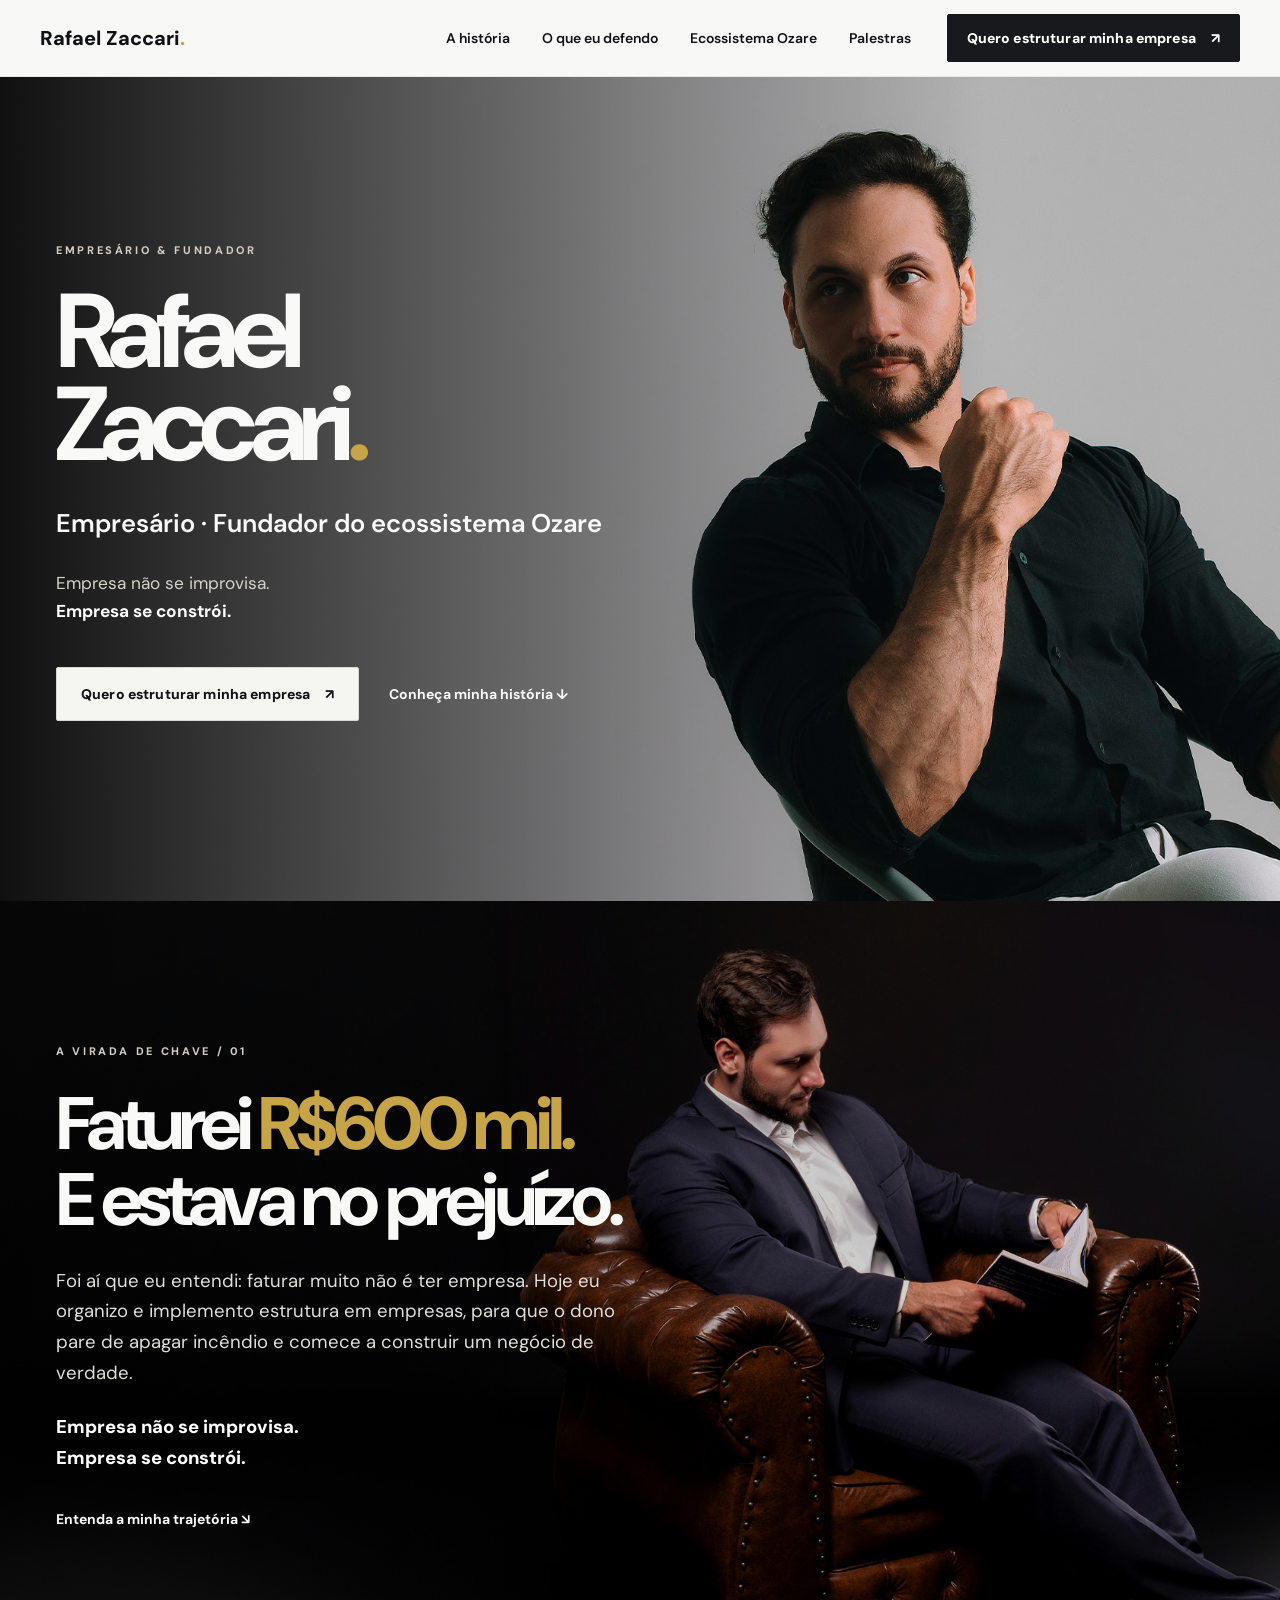
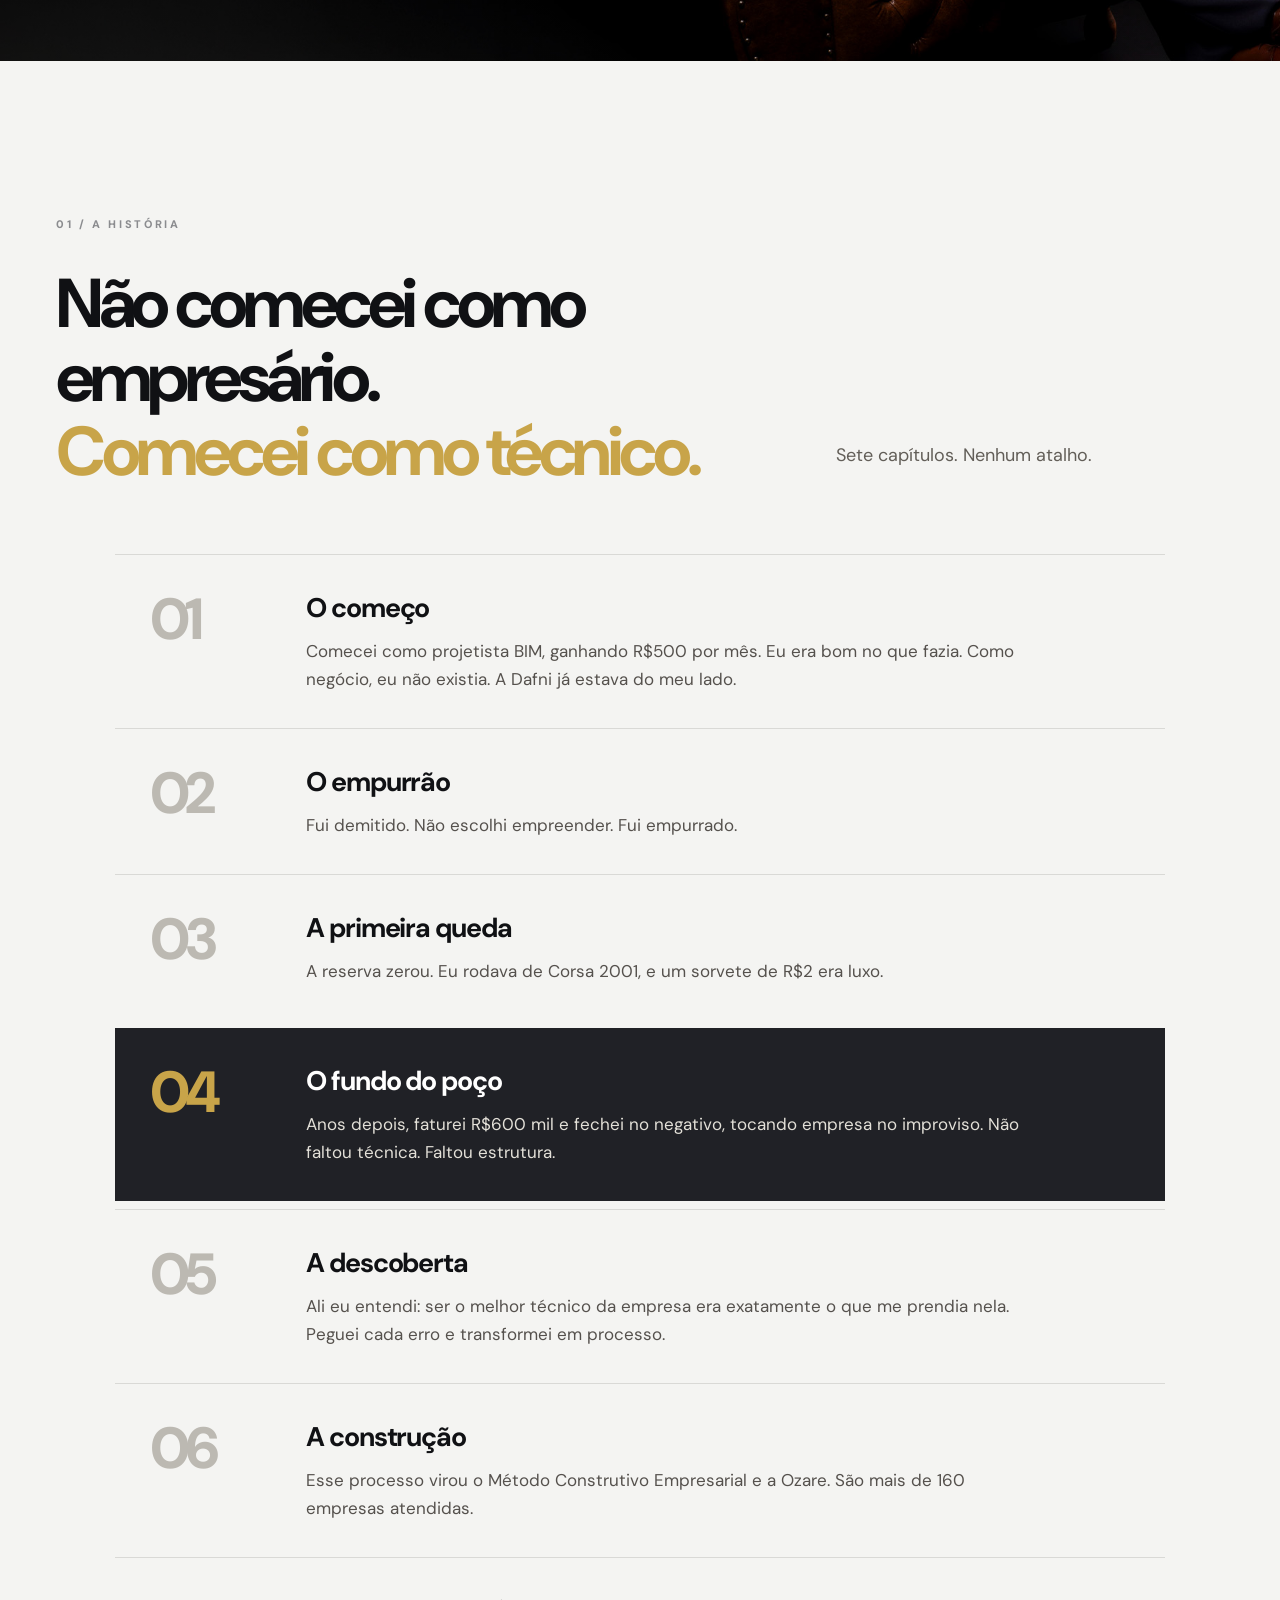
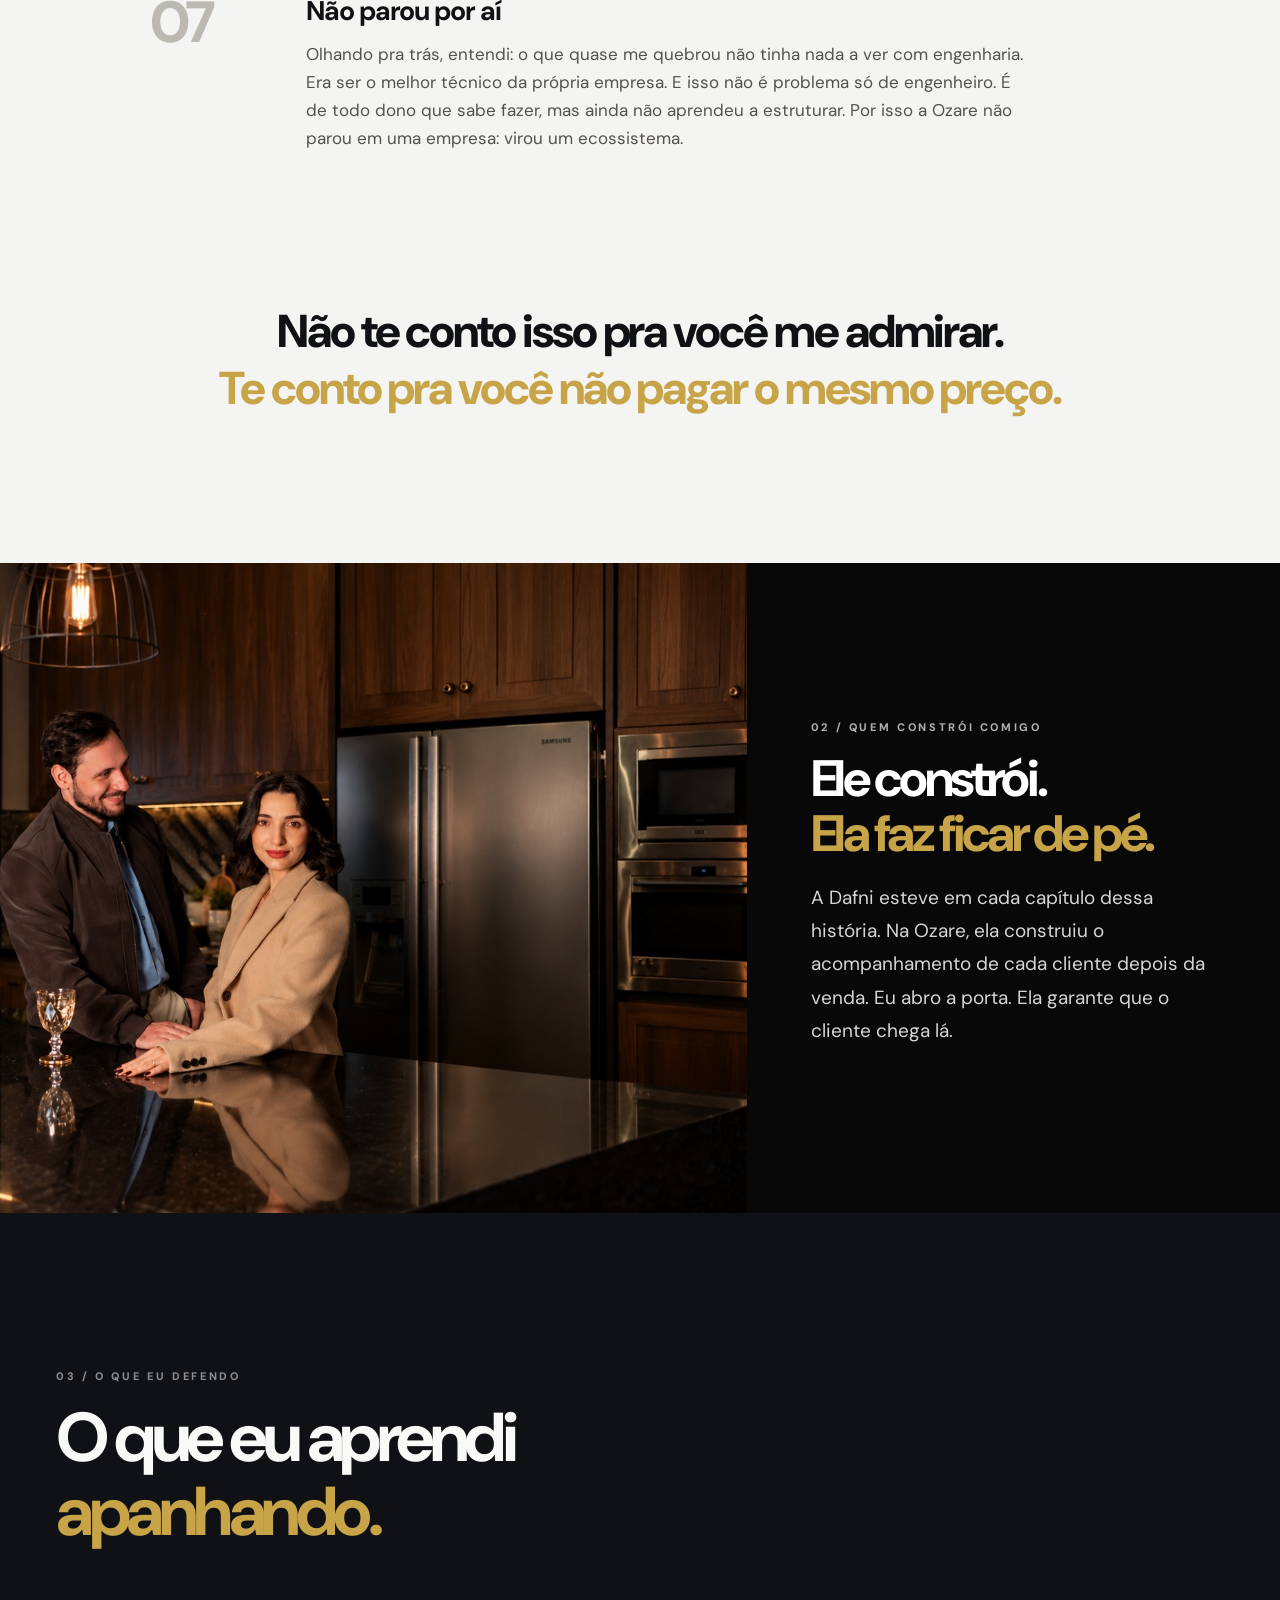
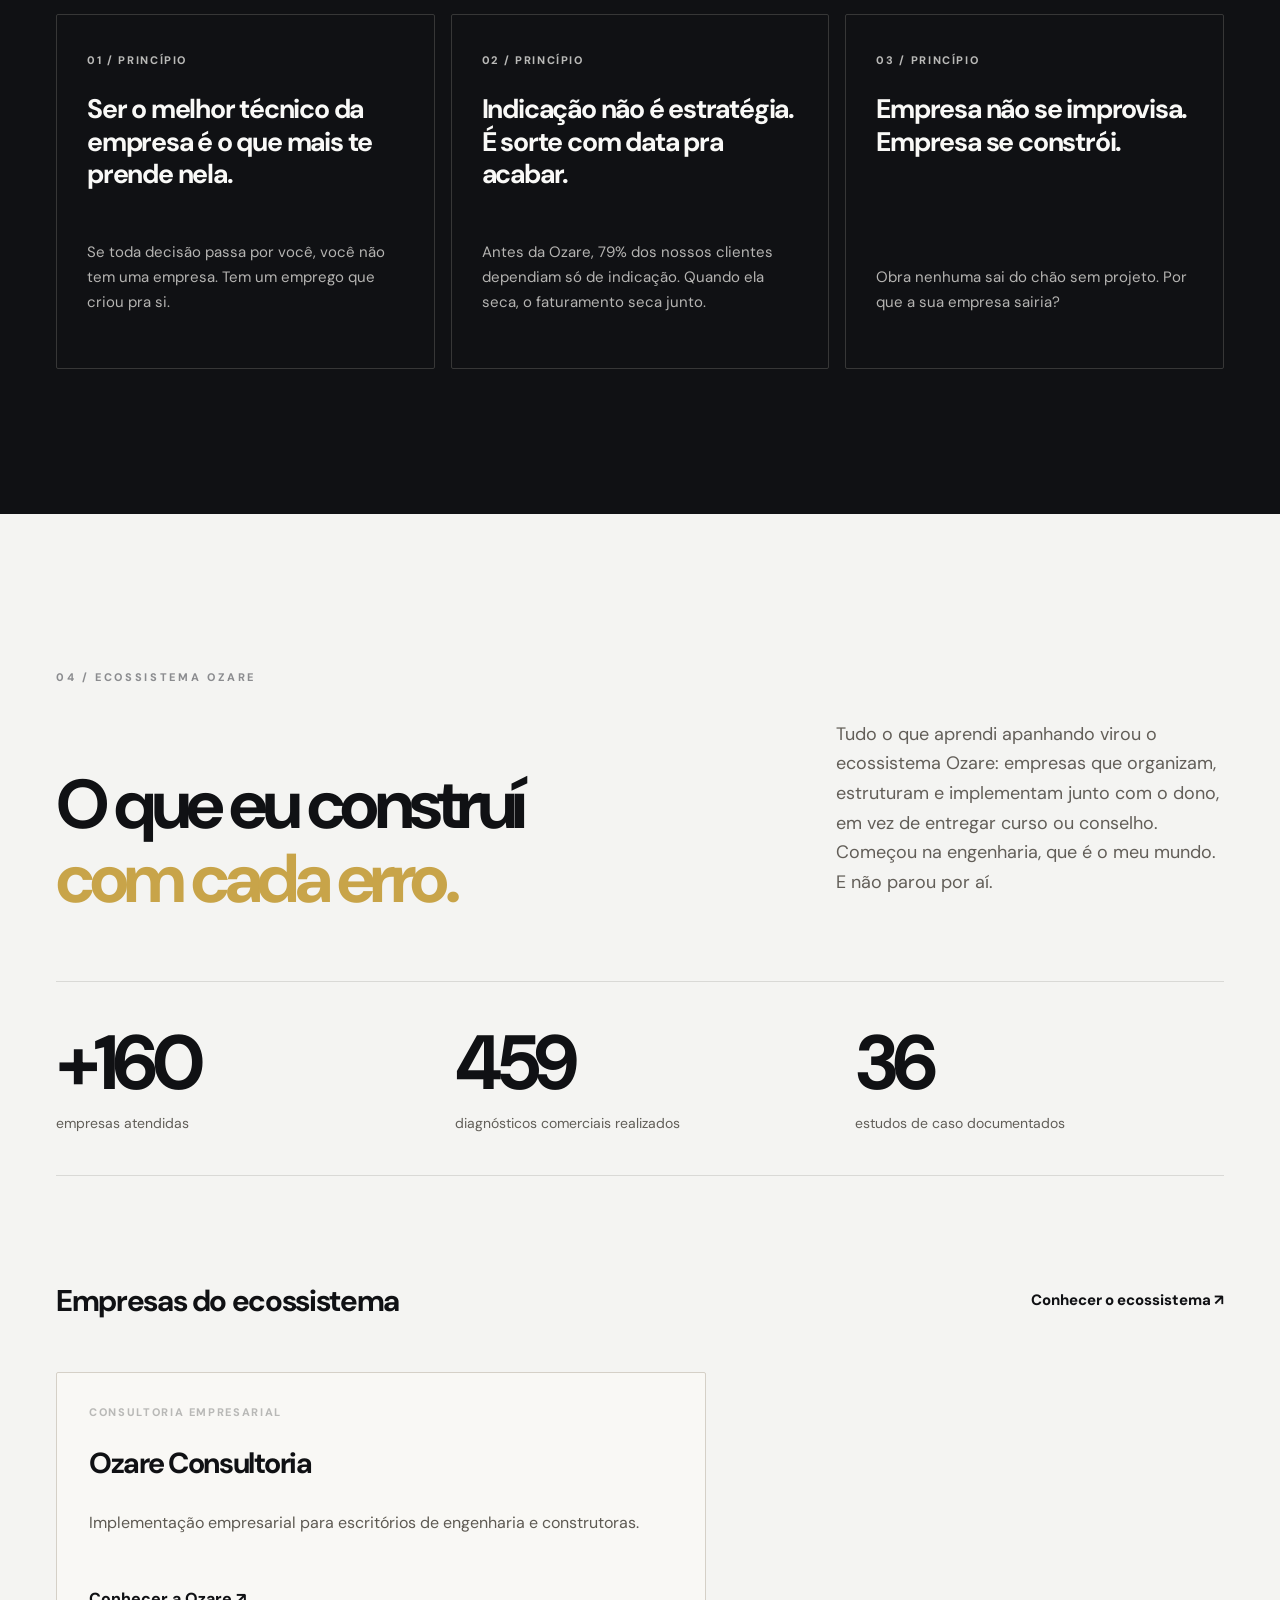
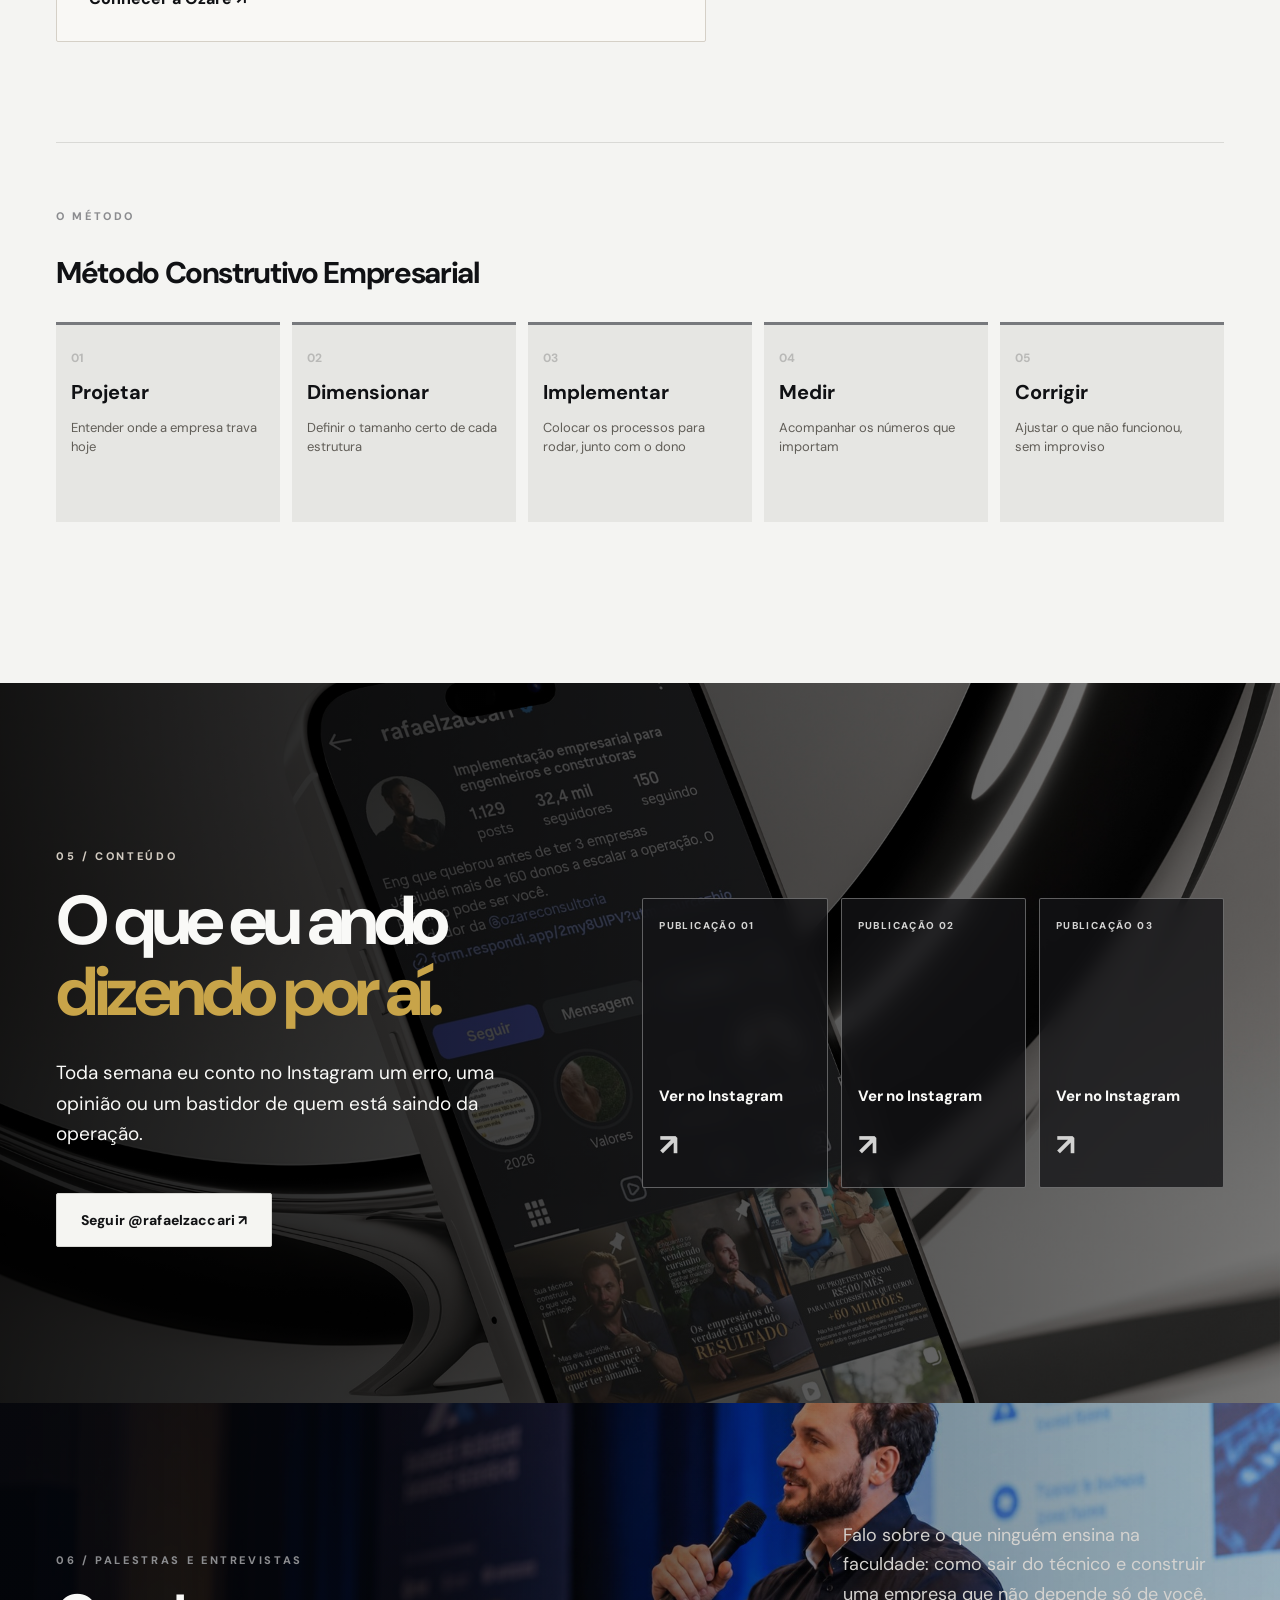
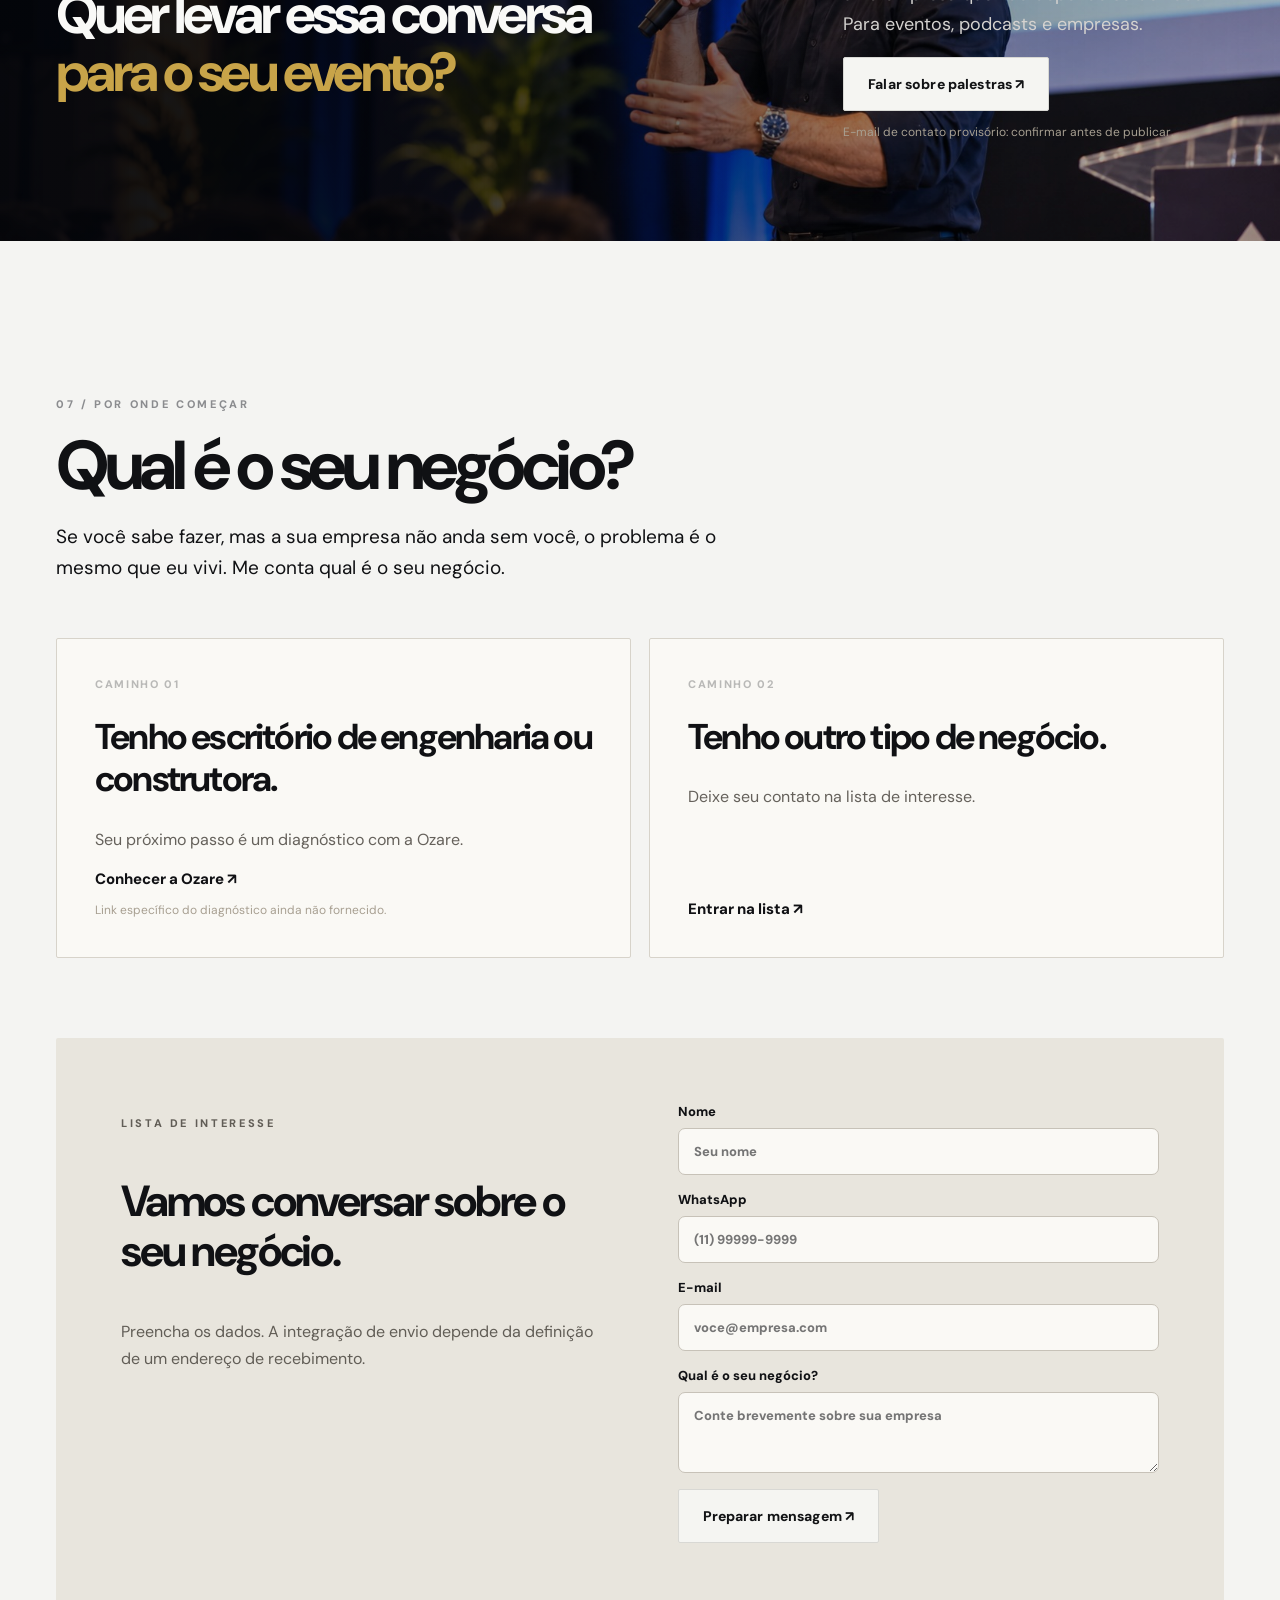
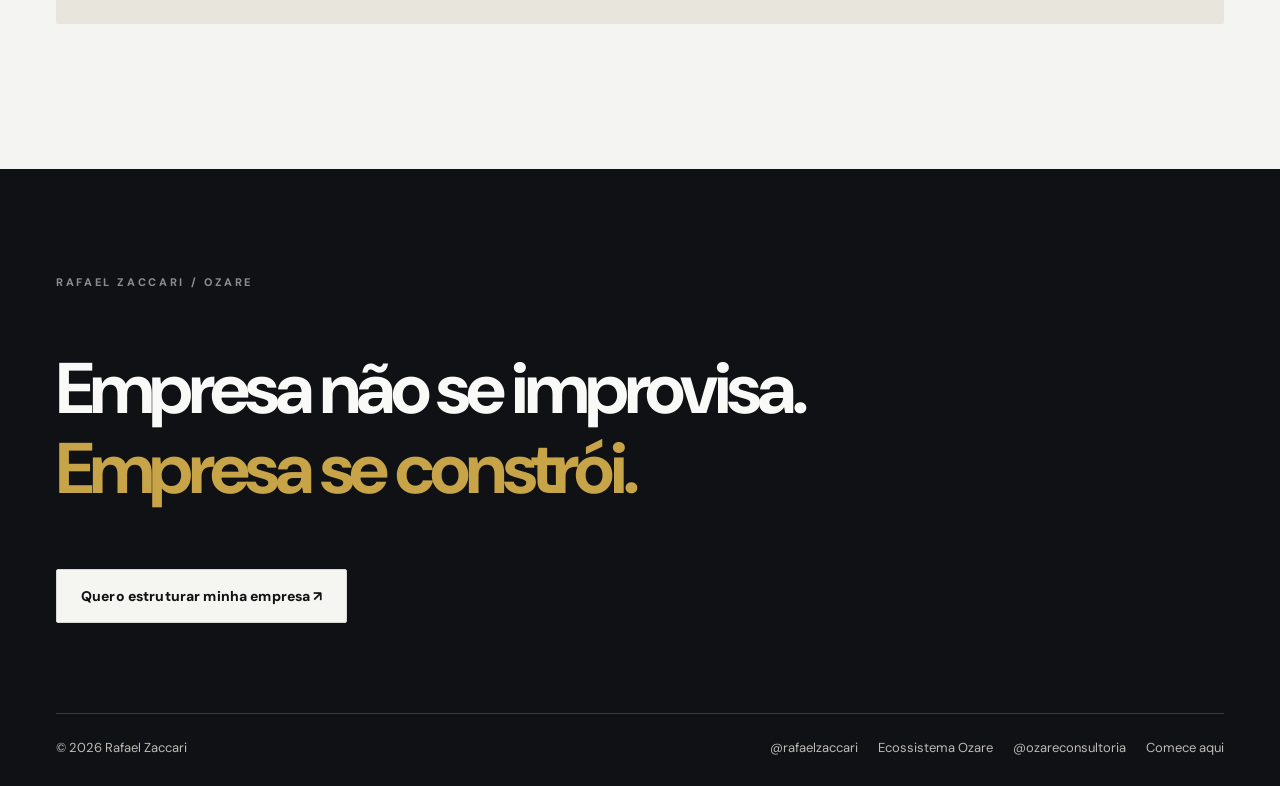
<file: index.html>
<!doctype html><html lang="pt-BR"><head><meta charset="utf-8"><meta name="viewport" content="width=device-width,initial-scale=1"><meta name="theme-color" content="#111113"><link rel="stylesheet" href="/styles.css?v=dafni-final-2"><link rel="icon" href="/favicon.svg" type="image/svg+xml"><title>Rafael Zaccari | Empresário e fundador do ecossistema Ozare</title><meta name="description" content="Rafael Zaccari, fundador do ecossistema Ozare. Faturei R$600 mil e estava no prejuízo. Hoje ajudo empresários a estruturar negócios que não dependem de cada decisão do dono."><meta property="og:title" content="Rafael Zaccari — Empresa não se improvisa. Empresa se constrói."><meta property="og:description" content="Empresário e fundador do ecossistema Ozare."><meta property="og:image" content="https://rafaelzaccari.vercel.app/hero.jpg"></head><body>
<a class="skip" href="#principal">Pular para conteúdo</a>
<header class="site-header"><div class="header-inner"><a class="wordmark" href="/#inicio">Rafael Zaccari<span class="gold-dot">.</span></a><nav class="desktop-nav" aria-label="Menu principal"><a href="/#historia">A história</a><a href="/#defendo">O que eu defendo</a><a href="/#ecossistema">Ecossistema Ozare</a><a href="/#palestras">Palestras</a></nav><a class="button button-small header-cta" href="/#negocio">Quero estruturar minha empresa <span aria-hidden="true">↗</span></a><button class="menu-toggle" aria-label="Abrir menu" aria-expanded="false" aria-controls="mobile-menu"><span></span><span></span></button></div><nav id="mobile-menu" class="mobile-nav" aria-label="Menu móvel" hidden><a href="/#historia">A história</a><a href="/#defendo">O que eu defendo</a><a href="/#ecossistema">Ecossistema Ozare</a><a href="/#palestras">Palestras</a></nav></header>
<main id="principal">
<section class="hero-photo" id="inicio" aria-labelledby="hero-title"><div class="container hero-inner"><div class="hero-text"><p class="eyebrow light">EMPRESÁRIO & FUNDADOR</p><h1 id="hero-title">Rafael<br>Zaccari<span class="gold-dot">.</span></h1><p class="hero-role">Empresário · Fundador do ecossistema Ozare</p><p class="hero-motto">Empresa não se improvisa.<br><strong>Empresa se constrói.</strong></p><div class="actions"><a class="button" href="#negocio">Quero estruturar minha empresa <span aria-hidden="true">↗</span></a><a class="text-action" href="#faturamento">Conheça minha história <span aria-hidden="true">↓</span></a></div></div></div></section>
<section class="revenue-photo" id="faturamento" aria-labelledby="revenue-title"><div class="container revenue-inner"><div class="revenue-copy"><p class="eyebrow light">A VIRADA DE CHAVE / 01</p><h2 id="revenue-title">Faturei <em>R$600 mil.</em><br>E estava no prejuízo.</h2><p>Foi aí que eu entendi: faturar muito não é ter empresa. Hoje eu organizo e implemento estrutura em empresas, para que o dono pare de apagar incêndio e comece a construir um negócio de verdade.</p><p class="revenue-tagline">Empresa não se improvisa.<br>Empresa se constrói.</p><a class="text-action" href="#historia">Entenda a minha trajetória <span aria-hidden="true">↘</span></a></div></div></section>
<section class="section story" id="historia"><div class="container"><p class="eyebrow gold">01 / A HISTÓRIA</p><div class="section-head"><h2>Não comecei como empresário.<br><span class="gold-highlight">Comecei como técnico.</span></h2><p>Sete capítulos. Nenhum atalho.</p></div><div class="timeline">
<article class="chapter"><span class="chapter-no">01</span><div><h3>O começo</h3><p>Comecei como projetista BIM, ganhando R$500 por mês. Eu era bom no que fazia. Como negócio, eu não existia. A Dafni já estava do meu lado.</p></div></article>
<article class="chapter"><span class="chapter-no">02</span><div><h3>O empurrão</h3><p>Fui demitido. Não escolhi empreender. Fui empurrado.</p></div></article>
<article class="chapter"><span class="chapter-no">03</span><div><h3>A primeira queda</h3><p>A reserva zerou. Eu rodava de Corsa 2001, e um sorvete de R$2 era luxo.</p></div></article>
<article class="chapter featured"><span class="chapter-no">04</span><div><h3>O fundo do poço</h3><p>Anos depois, faturei R$600 mil e fechei no negativo, tocando empresa no improviso. Não faltou técnica. Faltou estrutura.</p></div></article>
<article class="chapter"><span class="chapter-no">05</span><div><h3>A descoberta</h3><p>Ali eu entendi: ser o melhor técnico da empresa era exatamente o que me prendia nela. Peguei cada erro e transformei em processo.</p></div></article>
<article class="chapter"><span class="chapter-no">06</span><div><h3>A construção</h3><p>Esse processo virou o Método Construtivo Empresarial e a Ozare. São mais de 160 empresas atendidas.</p></div></article>
<article class="chapter"><span class="chapter-no">07</span><div><h3>Não parou por aí</h3><p>Olhando pra trás, entendi: o que quase me quebrou não tinha nada a ver com engenharia. Era ser o melhor técnico da própria empresa. E isso não é problema só de engenheiro. É de todo dono que sabe fazer, mas ainda não aprendeu a estruturar. Por isso a Ozare não parou em uma empresa: virou um ecossistema.</p></div></article>
</div><blockquote>Não te conto isso pra você me admirar.<br><span>Te conto pra você não pagar o mesmo preço.</span></blockquote></div></section>
<section class="duo" id="dafni"><div class="duo-photo" role="img" aria-label="Rafael e Dafni juntos em retrato profissional"></div><div class="duo-content"><p class="eyebrow gold">02 / QUEM CONSTRÓI COMIGO</p><h2>Ele constrói.<br><span class="gold-highlight">Ela faz ficar de pé.</span></h2><p>A Dafni esteve em cada capítulo dessa história. Na Ozare, ela construiu o acompanhamento de cada cliente depois da venda. Eu abro a porta. Ela garante que o cliente chega lá.</p></div></section>
<section class="section dark-section" id="defendo"><div class="container"><p class="eyebrow gold">03 / O QUE EU DEFENDO</p><h2 class="big-heading">O que eu aprendi<br><span class="gold-highlight">apanhando.</span></h2><div class="belief-grid"><article><span>01 / PRINCÍPIO</span><h3>Ser o melhor técnico da empresa é o que mais te prende nela.</h3><p>Se toda decisão passa por você, você não tem uma empresa. Tem um emprego que criou pra si.</p></article><article><span>02 / PRINCÍPIO</span><h3>Indicação não é estratégia. É sorte com data pra acabar.</h3><p>Antes da Ozare, 79% dos nossos clientes dependiam só de indicação. Quando ela seca, o faturamento seca junto.</p></article><article><span>03 / PRINCÍPIO</span><h3>Empresa não se improvisa. Empresa se constrói.</h3><p>Obra nenhuma sai do chão sem projeto. Por que a sua empresa sairia?</p></article></div></div></section>
<section class="section ecosystem" id="ecossistema"><div class="container"><p class="eyebrow gold">04 / ECOSSISTEMA OZARE</p><div class="section-head"><h2>O que eu construí<br><span class="gold-highlight">com cada erro.</span></h2><p>Tudo o que aprendi apanhando virou o ecossistema Ozare: empresas que organizam, estruturam e implementam junto com o dono, em vez de entregar curso ou conselho. Começou na engenharia, que é o meu mundo. E não parou por aí.</p></div><div class="metrics"><div><strong>+160</strong><span>empresas atendidas</span></div><div><strong>459</strong><span>diagnósticos comerciais realizados</span></div><div><strong>36</strong><span>estudos de caso documentados</span></div></div><div class="ecosystem-header"><h3>Empresas do ecossistema</h3><a class="inline-link" href="https://ozare.com.br" target="_blank" rel="noopener noreferrer">Conhecer o ecossistema ↗</a></div><div class="company-grid"><a class="company" href="https://www.ozare.com.br/" target="_blank" rel="noopener noreferrer" aria-label="Conhecer a Ozare Consultoria"><small>CONSULTORIA EMPRESARIAL</small><h4>Ozare Consultoria</h4><p>Implementação empresarial para escritórios de engenharia e construtoras.</p><span>Conhecer a Ozare ↗</span></a></div><div class="method"><div><p class="eyebrow gold">O MÉTODO</p><h3>Método Construtivo Empresarial</h3></div><ol><li><strong>01</strong><b>Projetar</b><span>Entender onde a empresa trava hoje</span></li><li><strong>02</strong><b>Dimensionar</b><span>Definir o tamanho certo de cada estrutura</span></li><li><strong>03</strong><b>Implementar</b><span>Colocar os processos para rodar, junto com o dono</span></li><li><strong>04</strong><b>Medir</b><span>Acompanhar os números que importam</span></li><li><strong>05</strong><b>Corrigir</b><span>Ajustar o que não funcionou, sem improviso</span></li></ol></div></div></section>
<section class="instagram-section" id="conteudo"><div class="container instagram-inner"><div class="instagram-copy"><p class="eyebrow light">05 / CONTEÚDO</p><h2>O que eu ando<br><span class="gold-highlight">dizendo por aí.</span></h2><p>Toda semana eu conto no Instagram um erro, uma opinião ou um bastidor de quem está saindo da operação.</p><a class="button" href="https://www.instagram.com/rafaelzaccari/" target="_blank" rel="noopener noreferrer">Seguir @rafaelzaccari ↗</a></div><div class="post-grid"><a class="post-card" href="https://www.instagram.com/p/DdE_awOo5W1/" target="_blank" rel="noopener noreferrer" aria-label="Abrir publicação 1 no Instagram"><span class="post-label">PUBLICAÇÃO 01</span><span class="post-bottom">Ver no Instagram <span aria-hidden="true">↗</span></span></a><a class="post-card" href="https://www.instagram.com/p/DdCetzPG3JI/" target="_blank" rel="noopener noreferrer" aria-label="Abrir publicação 2 no Instagram"><span class="post-label">PUBLICAÇÃO 02</span><span class="post-bottom">Ver no Instagram <span aria-hidden="true">↗</span></span></a><a class="post-card" href="https://www.instagram.com/p/DccAswhm1Sl/" target="_blank" rel="noopener noreferrer" aria-label="Abrir publicação 3 no Instagram"><span class="post-label">PUBLICAÇÃO 03</span><span class="post-bottom">Ver no Instagram <span aria-hidden="true">↗</span></span></a></div></div></section>
<section class="talk dark-section" id="palestras"><div class="container talk-inner"><div><p class="eyebrow gold">06 / PALESTRAS E ENTREVISTAS</p><h2>Quer levar essa conversa<br><span class="gold-highlight">para o seu evento?</span></h2></div><div><p>Falo sobre o que ninguém ensina na faculdade: como sair do técnico e construir uma empresa que não depende só de você. Para eventos, podcasts e empresas.</p><a class="button" href="mailto:contato@rafaelzaccari.com.br?subject=Convite%20para%20palestra">Falar sobre palestras ↗</a><small class="notice">E-mail de contato provisório: confirmar antes de publicar.</small></div></div></section>
<section class="section choose" id="negocio"><div class="container"><p class="eyebrow gold">07 / POR ONDE COMEÇAR</p><h2>Qual é o seu negócio?</h2><p class="choose-lead">Se você sabe fazer, mas a sua empresa não anda sem você, o problema é o mesmo que eu vivi. Me conta qual é o seu negócio.</p><div class="choice-grid"><div class="choice-card"><small>CAMINHO 01</small><h3>Tenho escritório de engenharia ou construtora.</h3><p>Seu próximo passo é um diagnóstico com a Ozare.</p><a class="inline-link" href="https://ozare.com.br" target="_blank" rel="noopener noreferrer">Conhecer a Ozare ↗</a><span class="notice">Link específico do diagnóstico ainda não fornecido.</span></div><a class="choice-card" href="#interesse"><small>CAMINHO 02</small><h3>Tenho outro tipo de negócio.</h3><p>Deixe seu contato na lista de interesse.</p><span class="inline-link">Entrar na lista ↗</span></a></div><div class="interest-panel" id="interesse"><div><p class="eyebrow gold">LISTA DE INTERESSE</p><h3>Vamos conversar sobre o seu negócio.</h3><p>Preencha os dados. A integração de envio depende da definição de um endereço de recebimento.</p></div><form id="interest-form"><label>Nome<input name="nome" autocomplete="name" required placeholder="Seu nome"></label><label>WhatsApp<input name="whatsapp" type="tel" autocomplete="tel" required placeholder="(11) 99999-9999"></label><label>E-mail<input name="email" type="email" autocomplete="email" required placeholder="voce@empresa.com"></label><label>Qual é o seu negócio?<textarea name="negocio" required rows="3" placeholder="Conte brevemente sobre sua empresa"></textarea></label><button class="button" type="submit">Preparar mensagem ↗</button><p id="form-feedback" class="form-feedback" role="status" aria-live="polite"></p></form></div></div></section>
</main><footer class="footer dark-section"><div class="container"><p class="eyebrow gold">RAFAEL ZACCARI / OZARE</p><h2>Empresa não se improvisa.<br><span class="gold-highlight">Empresa se constrói.</span></h2><a class="button" href="#negocio">Quero estruturar minha empresa ↗</a><div class="footer-bottom"><span>© 2026 Rafael Zaccari</span><div><a href="https://instagram.com/rafaelzaccari" target="_blank" rel="noopener noreferrer">@rafaelzaccari</a><a href="https://ozare.com.br" target="_blank" rel="noopener noreferrer">Ecossistema Ozare</a><a href="https://instagram.com/ozareconsultoria" target="_blank" rel="noopener noreferrer">@ozareconsultoria</a><a href="/comece/">Comece aqui</a></div></div></div></footer><script src="/script.js"></script></body></html>
</file>
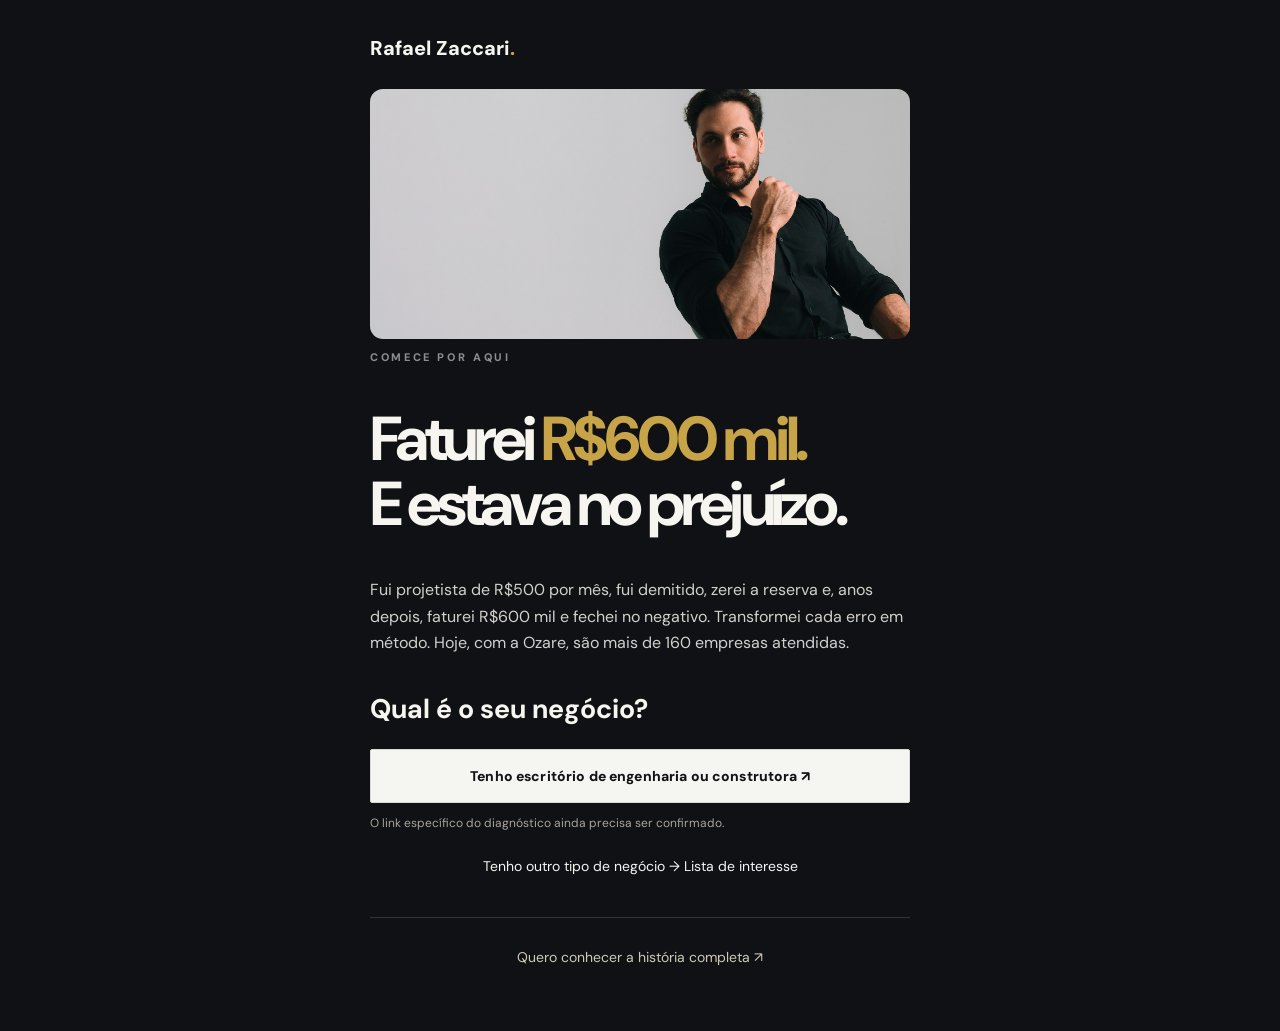
<file: comece/index.html>
<!doctype html><html lang="pt-BR"><head><meta charset="utf-8"><meta name="viewport" content="width=device-width,initial-scale=1"><meta name="theme-color" content="#111113"><link rel="stylesheet" href="/styles.css"><link rel="icon" href="/favicon.svg" type="image/svg+xml"><title>Comece aqui | Rafael Zaccari</title><meta name="description" content="Descubra por onde começar a estruturar sua empresa. Rafael Zaccari, fundador do ecossistema Ozare."></head><body class="start-page"><main class="start-wrap"><a class="start-brand" href="/">Rafael Zaccari<span class="gold-dot">.</span></a><div class="start-image" role="img" aria-label="Retrato de Rafael Zaccari"></div><p class="eyebrow gold">COMECE POR AQUI</p><h1>Faturei <em>R$600 mil.</em><br>E estava no prejuízo.</h1><p>Fui projetista de R$500 por mês, fui demitido, zerei a reserva e, anos depois, faturei R$600 mil e fechei no negativo. Transformei cada erro em método. Hoje, com a Ozare, são mais de 160 empresas atendidas.</p><h2>Qual é o seu negócio?</h2><a class="button full" href="https://ozare.com.br">Tenho escritório de engenharia ou construtora ↗</a><p class="start-notice">O link específico do diagnóstico ainda precisa ser confirmado.</p><a class="start-alt" href="/#interesse">Tenho outro tipo de negócio → Lista de interesse</a><a class="start-back" href="/#historia">Quero conhecer a história completa ↗</a></main></body></html>
</file>
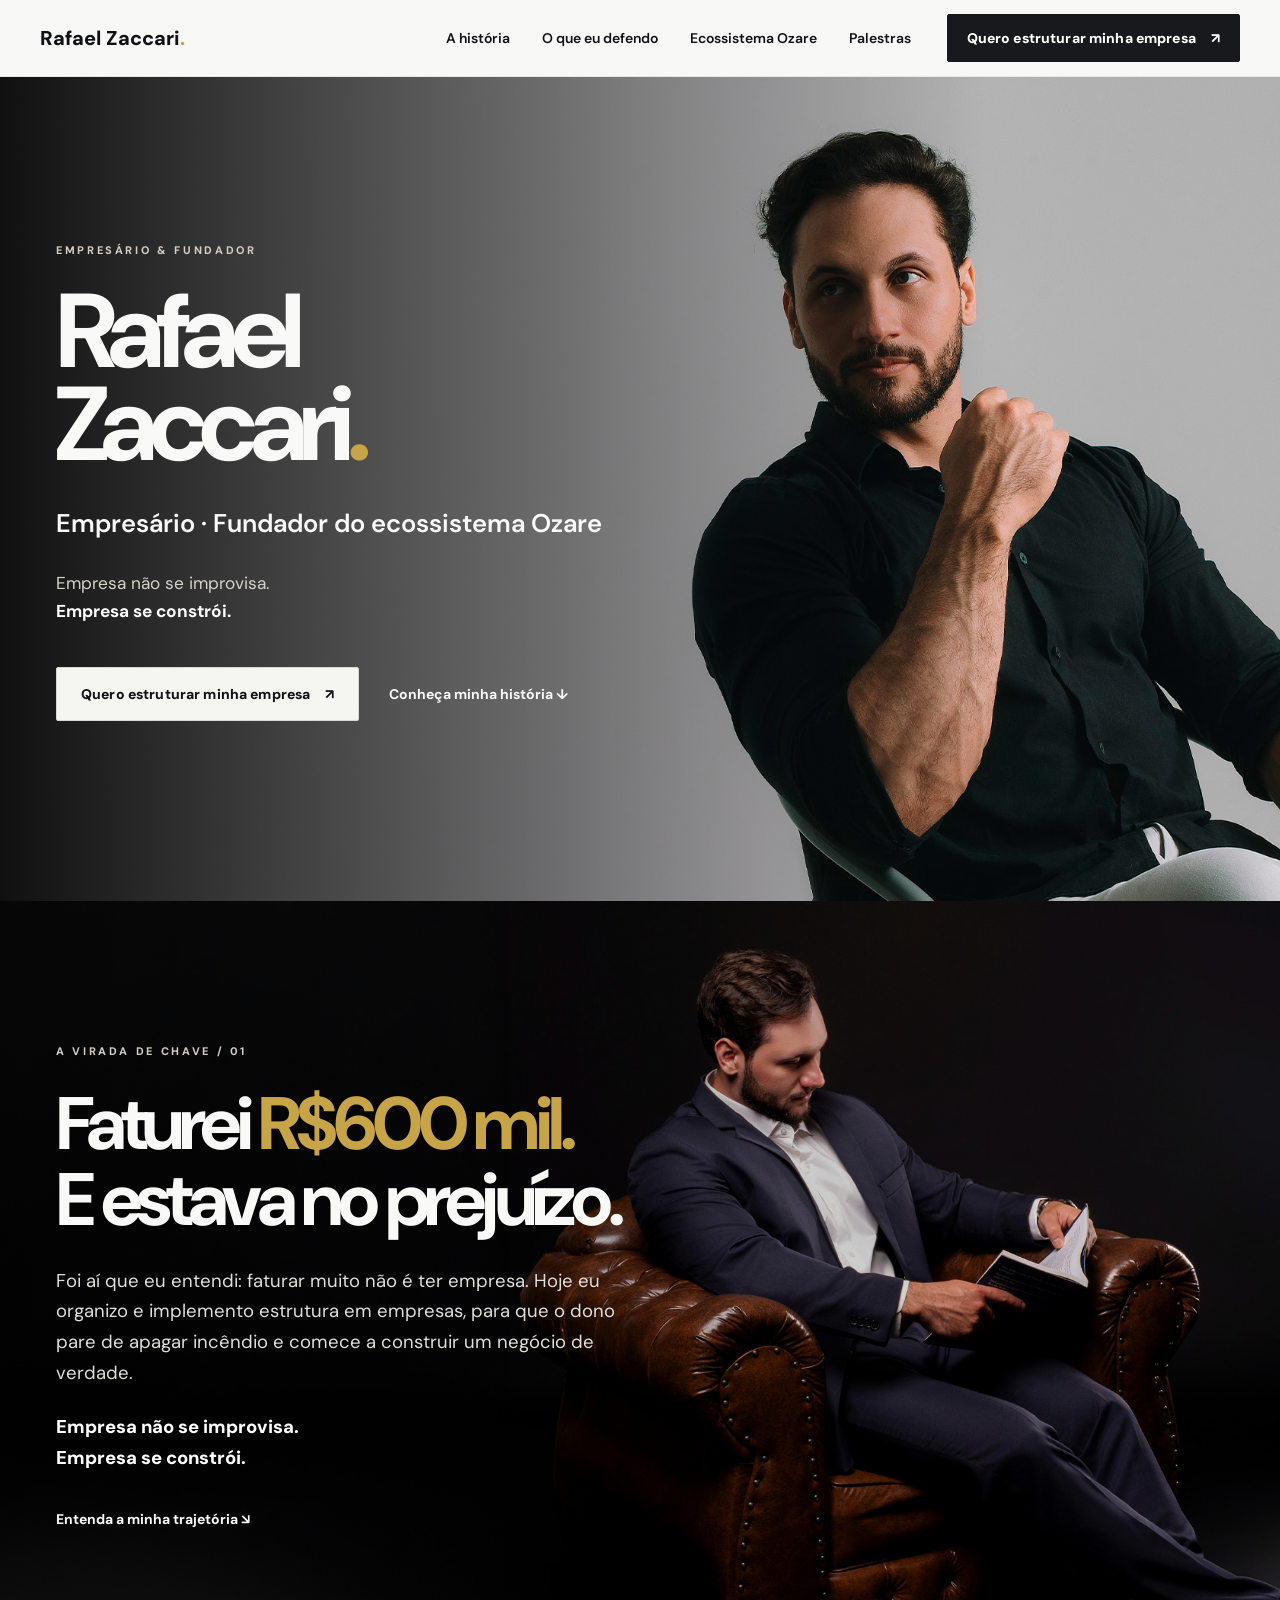
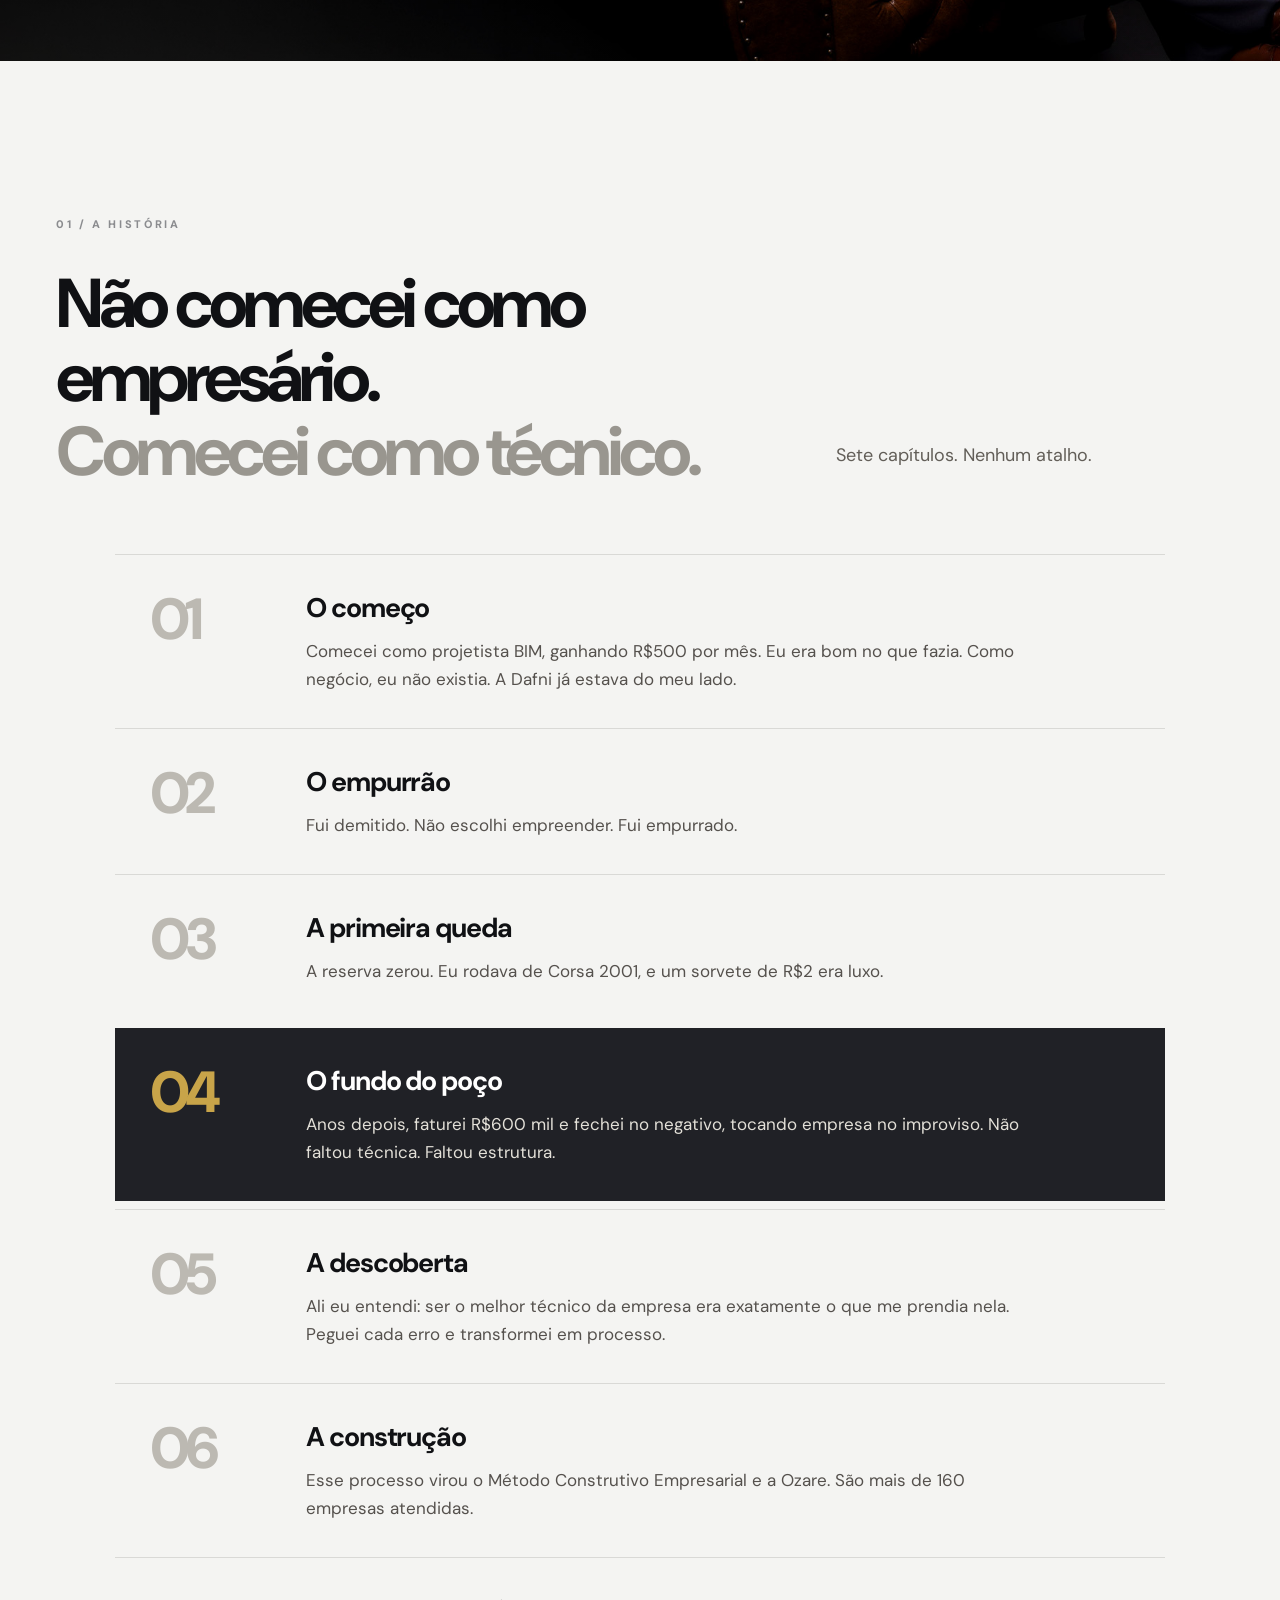
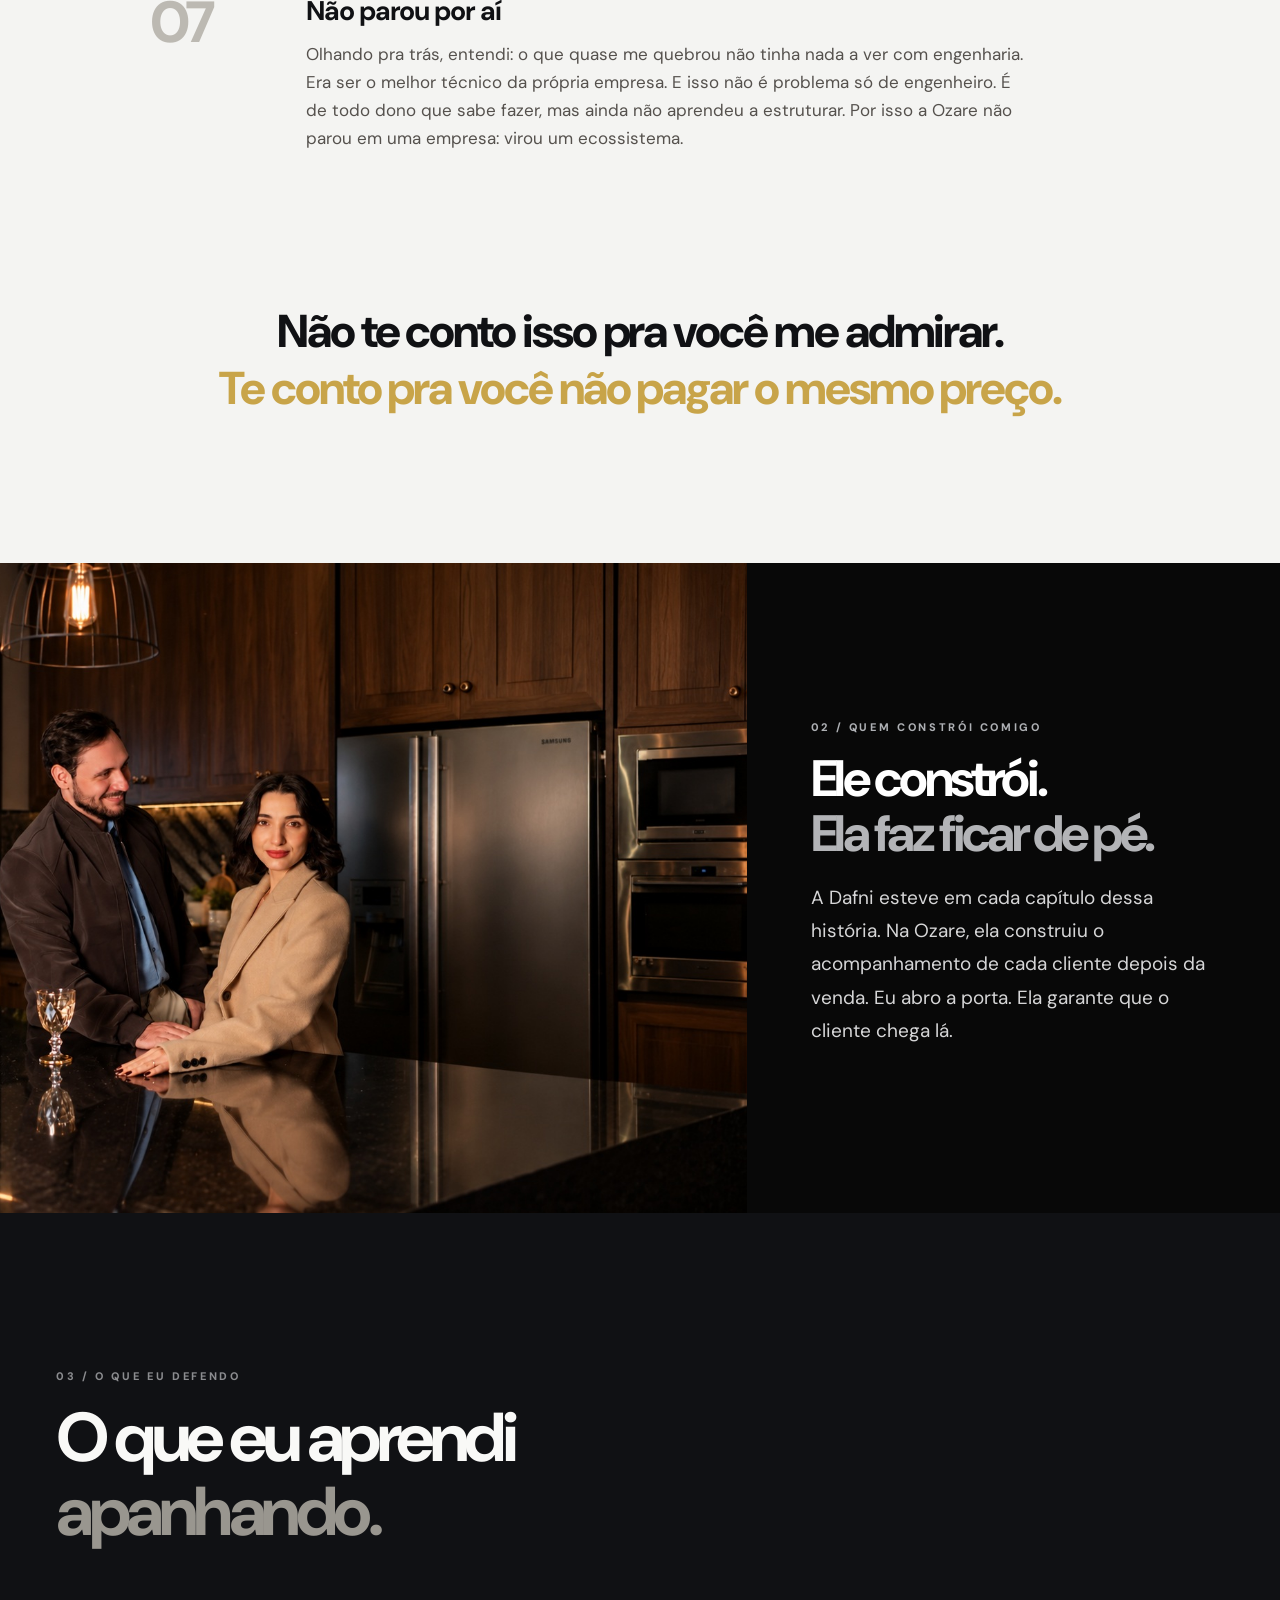
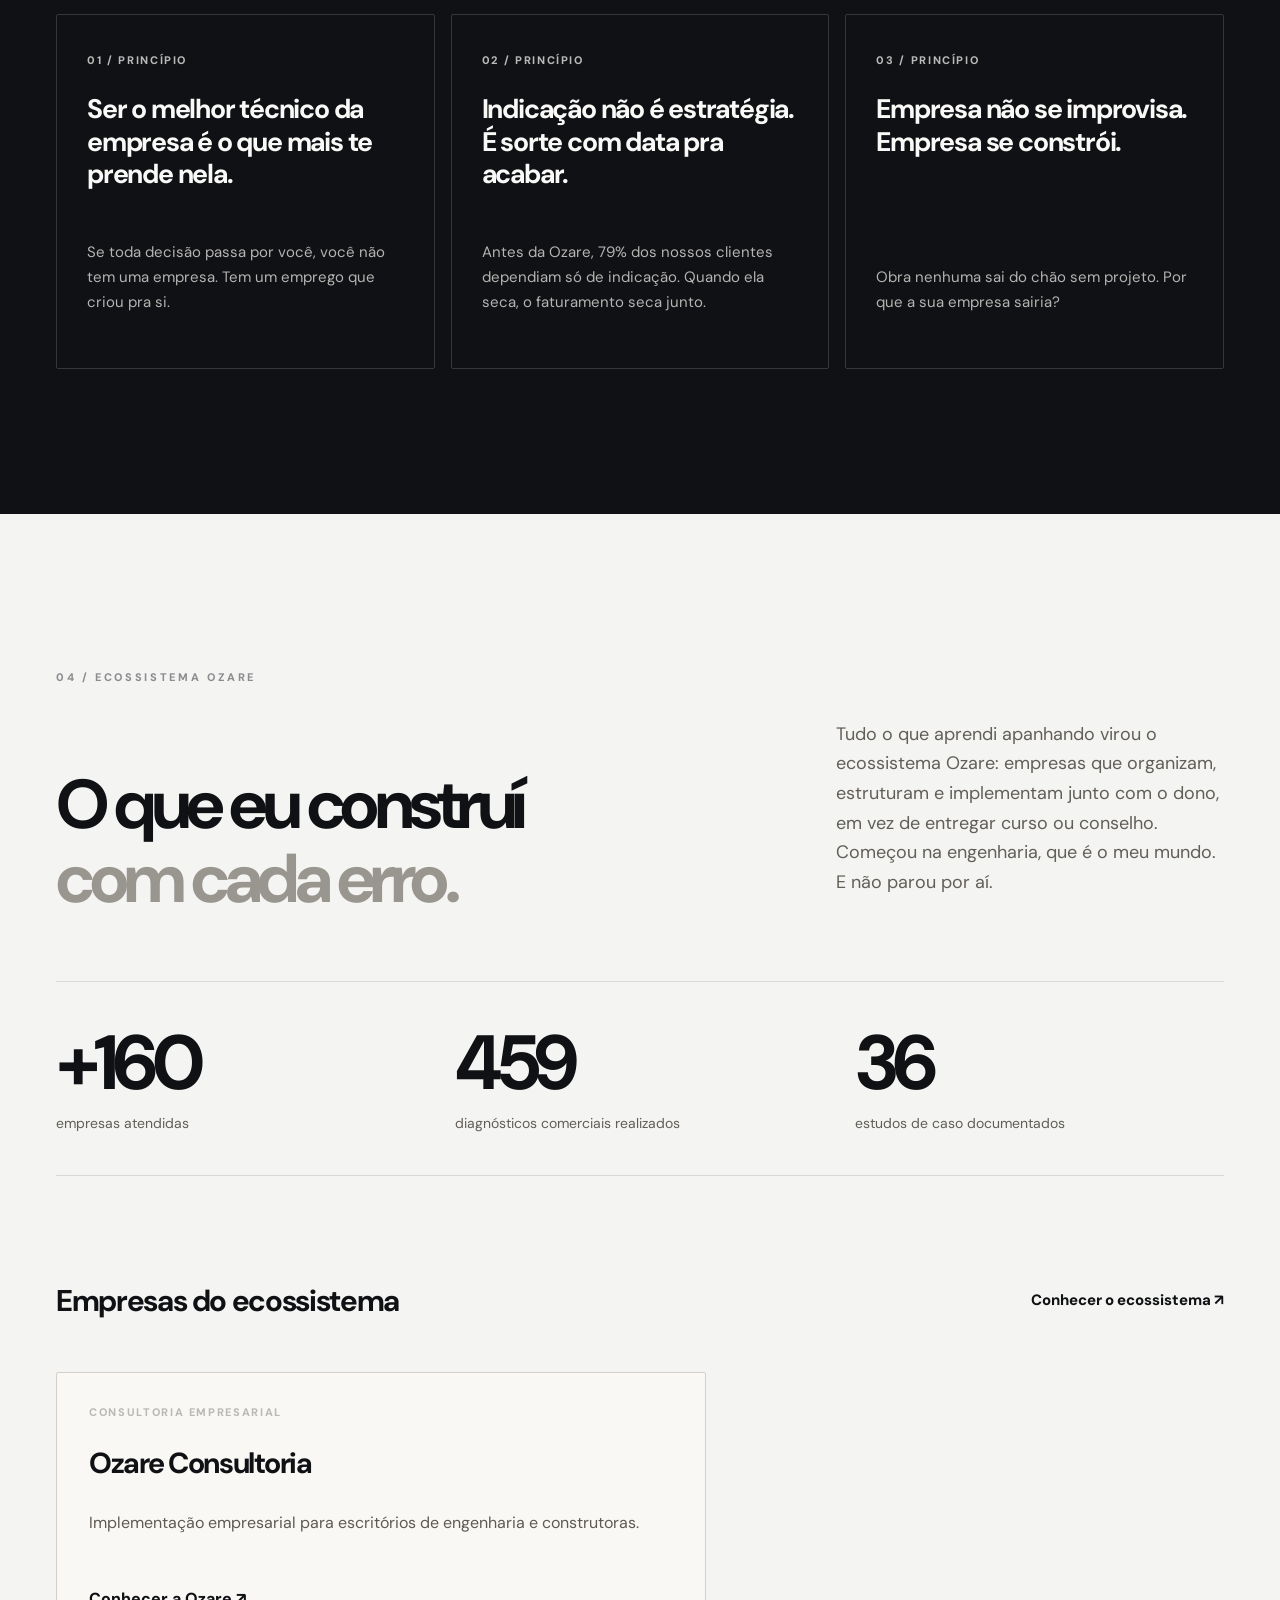
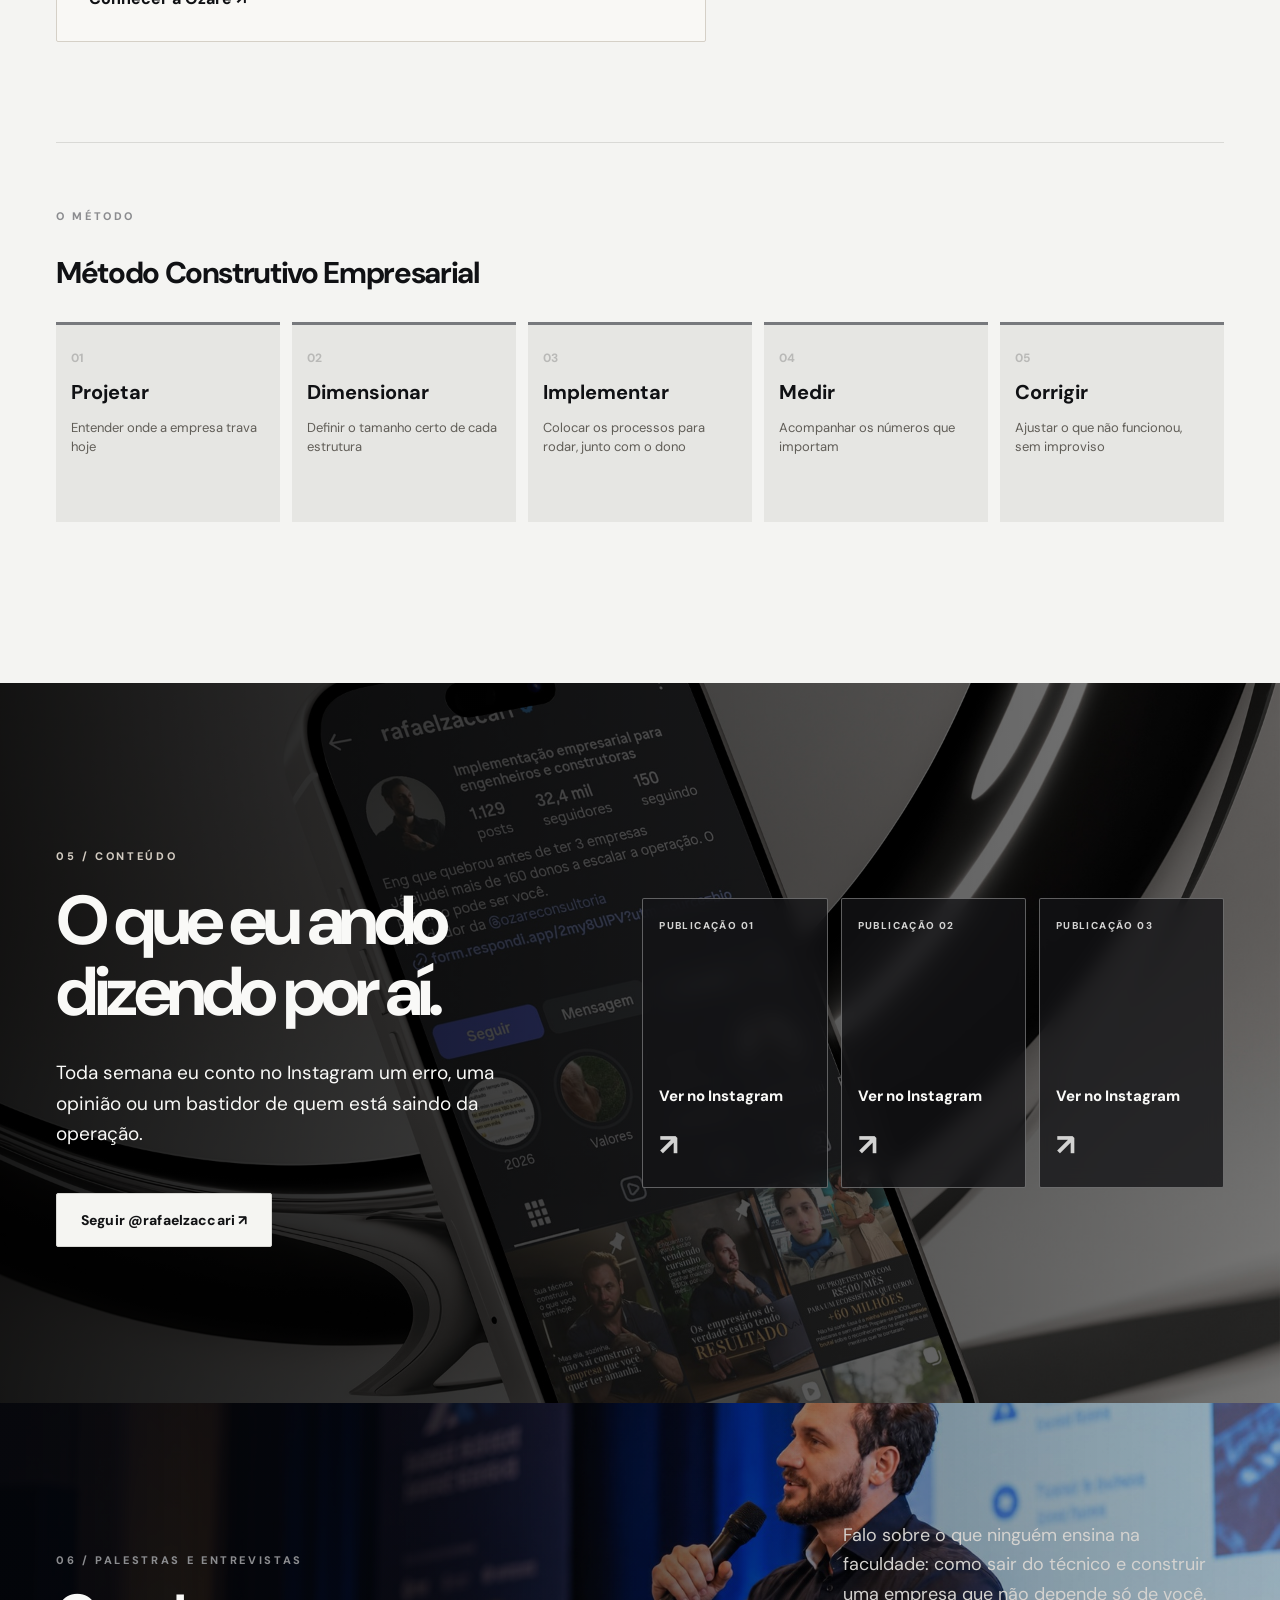
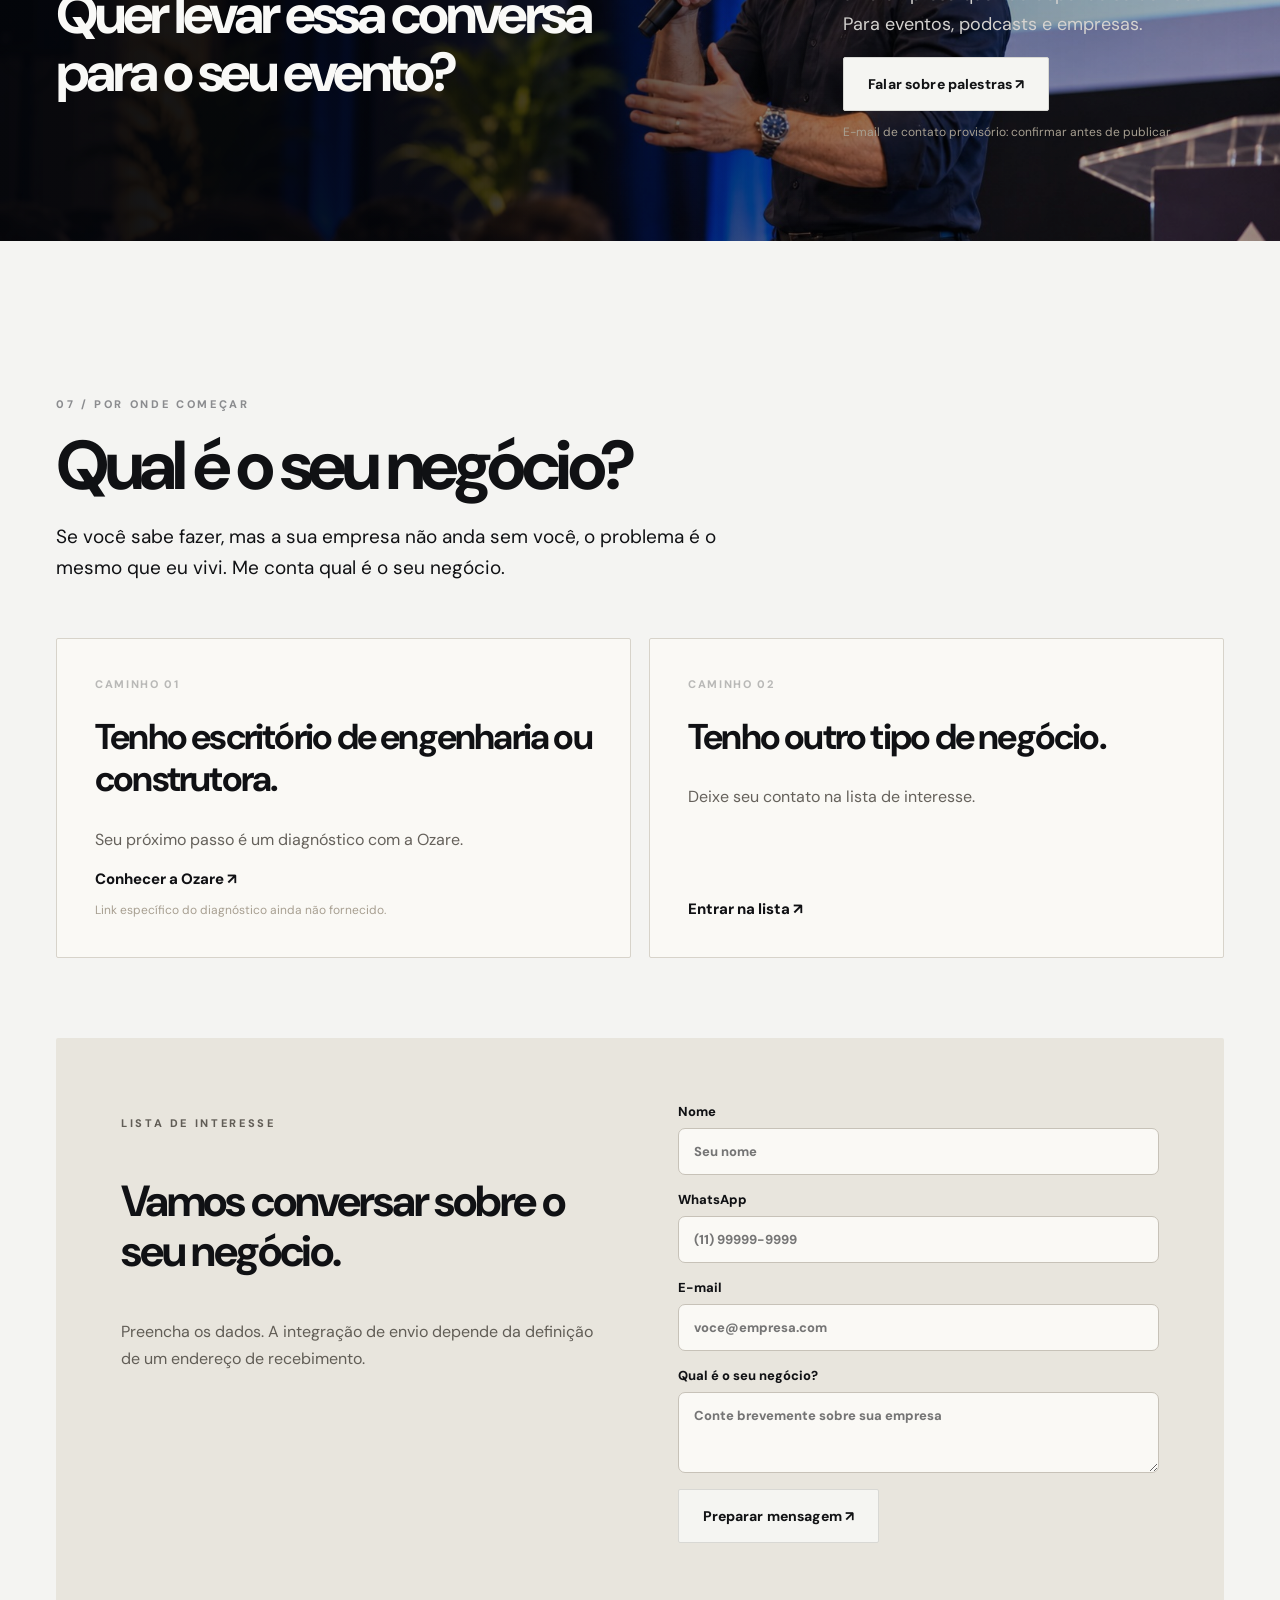
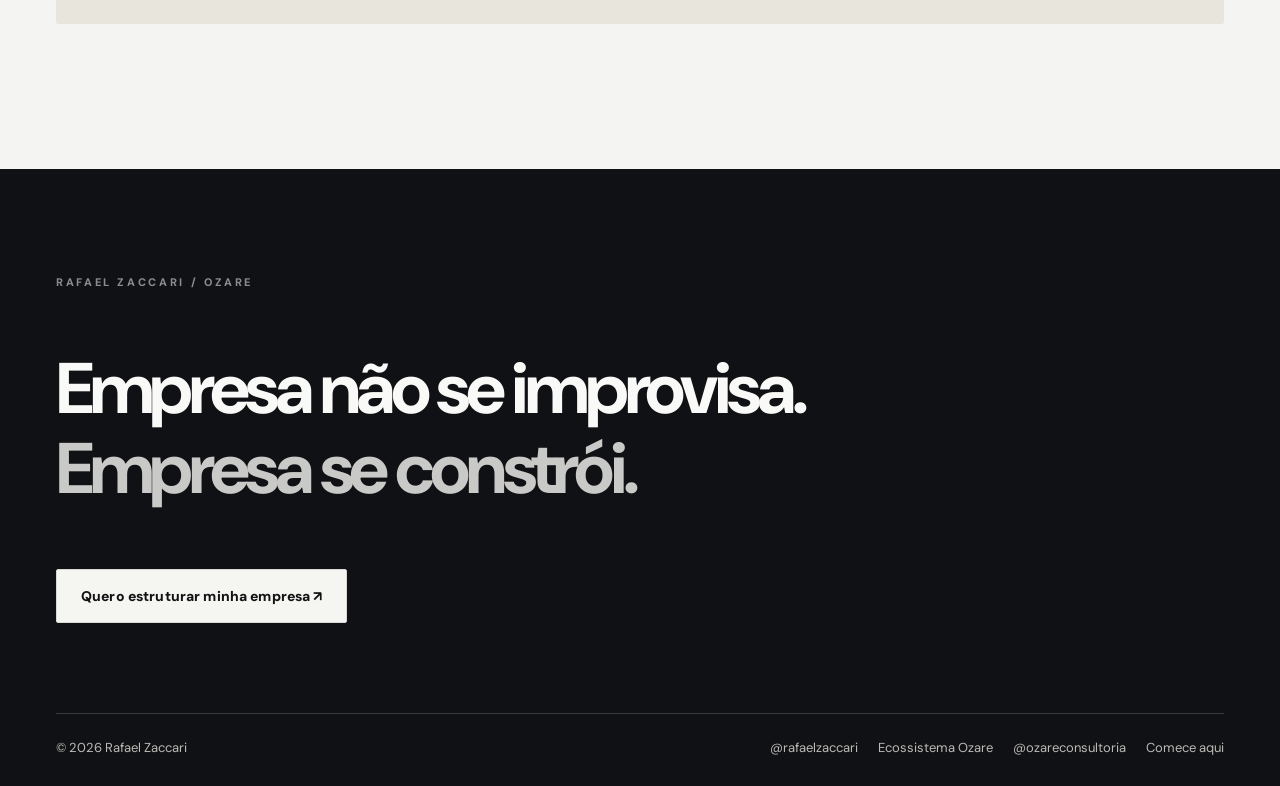
<file: index (1).html>
<!doctype html><html lang="pt-BR"><head><meta charset="utf-8"><meta name="viewport" content="width=device-width,initial-scale=1"><meta name="theme-color" content="#111113"><link rel="stylesheet" href="/styles.css"><link rel="icon" href="/favicon.svg" type="image/svg+xml"><title>Rafael Zaccari | Empresário e fundador do ecossistema Ozare</title><meta name="description" content="Rafael Zaccari, fundador do ecossistema Ozare. Faturei R$600 mil e estava no prejuízo. Hoje ajudo empresários a estruturar negócios que não dependem de cada decisão do dono."><meta property="og:title" content="Rafael Zaccari — Empresa não se improvisa. Empresa se constrói."><meta property="og:description" content="Empresário e fundador do ecossistema Ozare."><meta property="og:image" content="https://rafaelzaccari.vercel.app/hero.jpg"></head><body>
<a class="skip" href="#principal">Pular para conteúdo</a>
<header class="site-header"><div class="header-inner"><a class="wordmark" href="/#inicio">Rafael Zaccari<span class="gold-dot">.</span></a><nav class="desktop-nav" aria-label="Menu principal"><a href="/#historia">A história</a><a href="/#defendo">O que eu defendo</a><a href="/#ecossistema">Ecossistema Ozare</a><a href="/#palestras">Palestras</a></nav><a class="button button-small header-cta" href="/#negocio">Quero estruturar minha empresa <span aria-hidden="true">↗</span></a><button class="menu-toggle" aria-label="Abrir menu" aria-expanded="false" aria-controls="mobile-menu"><span></span><span></span></button></div><nav id="mobile-menu" class="mobile-nav" aria-label="Menu móvel" hidden><a href="/#historia">A história</a><a href="/#defendo">O que eu defendo</a><a href="/#ecossistema">Ecossistema Ozare</a><a href="/#palestras">Palestras</a></nav></header>
<main id="principal">
<section class="hero-photo" id="inicio" aria-labelledby="hero-title"><div class="container hero-inner"><div class="hero-text"><p class="eyebrow light">EMPRESÁRIO & FUNDADOR</p><h1 id="hero-title">Rafael<br>Zaccari<span class="gold-dot">.</span></h1><p class="hero-role">Empresário · Fundador do ecossistema Ozare</p><p class="hero-motto">Empresa não se improvisa.<br><strong>Empresa se constrói.</strong></p><div class="actions"><a class="button" href="#negocio">Quero estruturar minha empresa <span aria-hidden="true">↗</span></a><a class="text-action" href="#faturamento">Conheça minha história <span aria-hidden="true">↓</span></a></div></div></div></section>
<section class="revenue-photo" id="faturamento" aria-labelledby="revenue-title"><div class="container revenue-inner"><div class="revenue-copy"><p class="eyebrow light">A VIRADA DE CHAVE / 01</p><h2 id="revenue-title">Faturei <em>R$600 mil.</em><br>E estava no prejuízo.</h2><p>Foi aí que eu entendi: faturar muito não é ter empresa. Hoje eu organizo e implemento estrutura em empresas, para que o dono pare de apagar incêndio e comece a construir um negócio de verdade.</p><p class="revenue-tagline">Empresa não se improvisa.<br>Empresa se constrói.</p><a class="text-action" href="#historia">Entenda a minha trajetória <span aria-hidden="true">↘</span></a></div></div></section>
<section class="section story" id="historia"><div class="container"><p class="eyebrow gold">01 / A HISTÓRIA</p><div class="section-head"><h2>Não comecei como empresário.<br><span>Comecei como técnico.</span></h2><p>Sete capítulos. Nenhum atalho.</p></div><div class="timeline">
<article class="chapter"><span class="chapter-no">01</span><div><h3>O começo</h3><p>Comecei como projetista BIM, ganhando R$500 por mês. Eu era bom no que fazia. Como negócio, eu não existia. A Dafni já estava do meu lado.</p></div></article>
<article class="chapter"><span class="chapter-no">02</span><div><h3>O empurrão</h3><p>Fui demitido. Não escolhi empreender. Fui empurrado.</p></div></article>
<article class="chapter"><span class="chapter-no">03</span><div><h3>A primeira queda</h3><p>A reserva zerou. Eu rodava de Corsa 2001, e um sorvete de R$2 era luxo.</p></div></article>
<article class="chapter featured"><span class="chapter-no">04</span><div><h3>O fundo do poço</h3><p>Anos depois, faturei R$600 mil e fechei no negativo, tocando empresa no improviso. Não faltou técnica. Faltou estrutura.</p></div></article>
<article class="chapter"><span class="chapter-no">05</span><div><h3>A descoberta</h3><p>Ali eu entendi: ser o melhor técnico da empresa era exatamente o que me prendia nela. Peguei cada erro e transformei em processo.</p></div></article>
<article class="chapter"><span class="chapter-no">06</span><div><h3>A construção</h3><p>Esse processo virou o Método Construtivo Empresarial e a Ozare. São mais de 160 empresas atendidas.</p></div></article>
<article class="chapter"><span class="chapter-no">07</span><div><h3>Não parou por aí</h3><p>Olhando pra trás, entendi: o que quase me quebrou não tinha nada a ver com engenharia. Era ser o melhor técnico da própria empresa. E isso não é problema só de engenheiro. É de todo dono que sabe fazer, mas ainda não aprendeu a estruturar. Por isso a Ozare não parou em uma empresa: virou um ecossistema.</p></div></article>
</div><blockquote>Não te conto isso pra você me admirar.<br><span>Te conto pra você não pagar o mesmo preço.</span></blockquote></div></section>
<section class="duo" id="dafni"><div class="duo-photo" role="img" aria-label="Rafael e Dafni juntos em retrato profissional"></div><div class="duo-content"><p class="eyebrow gold">02 / QUEM CONSTRÓI COMIGO</p><h2>Ele constrói.<br><span>Ela faz ficar de pé.</span></h2><p>A Dafni esteve em cada capítulo dessa história. Na Ozare, ela construiu o acompanhamento de cada cliente depois da venda. Eu abro a porta. Ela garante que o cliente chega lá.</p></div></section>
<section class="section dark-section" id="defendo"><div class="container"><p class="eyebrow gold">03 / O QUE EU DEFENDO</p><h2 class="big-heading">O que eu aprendi<br><span>apanhando.</span></h2><div class="belief-grid"><article><span>01 / PRINCÍPIO</span><h3>Ser o melhor técnico da empresa é o que mais te prende nela.</h3><p>Se toda decisão passa por você, você não tem uma empresa. Tem um emprego que criou pra si.</p></article><article><span>02 / PRINCÍPIO</span><h3>Indicação não é estratégia. É sorte com data pra acabar.</h3><p>Antes da Ozare, 79% dos nossos clientes dependiam só de indicação. Quando ela seca, o faturamento seca junto.</p></article><article><span>03 / PRINCÍPIO</span><h3>Empresa não se improvisa. Empresa se constrói.</h3><p>Obra nenhuma sai do chão sem projeto. Por que a sua empresa sairia?</p></article></div></div></section>
<section class="section ecosystem" id="ecossistema"><div class="container"><p class="eyebrow gold">04 / ECOSSISTEMA OZARE</p><div class="section-head"><h2>O que eu construí<br><span>com cada erro.</span></h2><p>Tudo o que aprendi apanhando virou o ecossistema Ozare: empresas que organizam, estruturam e implementam junto com o dono, em vez de entregar curso ou conselho. Começou na engenharia, que é o meu mundo. E não parou por aí.</p></div><div class="metrics"><div><strong>+160</strong><span>empresas atendidas</span></div><div><strong>459</strong><span>diagnósticos comerciais realizados</span></div><div><strong>36</strong><span>estudos de caso documentados</span></div></div><div class="ecosystem-header"><h3>Empresas do ecossistema</h3><a class="inline-link" href="https://ozare.com.br" target="_blank" rel="noopener noreferrer">Conhecer o ecossistema ↗</a></div><div class="company-grid"><a class="company" href="https://www.ozare.com.br/" target="_blank" rel="noopener noreferrer" aria-label="Conhecer a Ozare Consultoria"><small>CONSULTORIA EMPRESARIAL</small><h4>Ozare Consultoria</h4><p>Implementação empresarial para escritórios de engenharia e construtoras.</p><span>Conhecer a Ozare ↗</span></a></div><div class="method"><div><p class="eyebrow gold">O MÉTODO</p><h3>Método Construtivo Empresarial</h3></div><ol><li><strong>01</strong><b>Projetar</b><span>Entender onde a empresa trava hoje</span></li><li><strong>02</strong><b>Dimensionar</b><span>Definir o tamanho certo de cada estrutura</span></li><li><strong>03</strong><b>Implementar</b><span>Colocar os processos para rodar, junto com o dono</span></li><li><strong>04</strong><b>Medir</b><span>Acompanhar os números que importam</span></li><li><strong>05</strong><b>Corrigir</b><span>Ajustar o que não funcionou, sem improviso</span></li></ol></div></div></section>
<section class="instagram-section" id="conteudo"><div class="container instagram-inner"><div class="instagram-copy"><p class="eyebrow light">05 / CONTEÚDO</p><h2>O que eu ando<br>dizendo por aí.</h2><p>Toda semana eu conto no Instagram um erro, uma opinião ou um bastidor de quem está saindo da operação.</p><a class="button" href="https://www.instagram.com/rafaelzaccari/" target="_blank" rel="noopener noreferrer">Seguir @rafaelzaccari ↗</a></div><div class="post-grid"><a class="post-card" href="https://www.instagram.com/p/DdE_awOo5W1/" target="_blank" rel="noopener noreferrer" aria-label="Abrir publicação 1 no Instagram"><span class="post-label">PUBLICAÇÃO 01</span><span class="post-bottom">Ver no Instagram <span aria-hidden="true">↗</span></span></a><a class="post-card" href="https://www.instagram.com/p/DdCetzPG3JI/" target="_blank" rel="noopener noreferrer" aria-label="Abrir publicação 2 no Instagram"><span class="post-label">PUBLICAÇÃO 02</span><span class="post-bottom">Ver no Instagram <span aria-hidden="true">↗</span></span></a><a class="post-card" href="https://www.instagram.com/p/DccAswhm1Sl/" target="_blank" rel="noopener noreferrer" aria-label="Abrir publicação 3 no Instagram"><span class="post-label">PUBLICAÇÃO 03</span><span class="post-bottom">Ver no Instagram <span aria-hidden="true">↗</span></span></a></div></div></section>
<section class="talk dark-section" id="palestras"><div class="container talk-inner"><div><p class="eyebrow gold">06 / PALESTRAS E ENTREVISTAS</p><h2>Quer levar essa conversa<br>para o seu evento?</h2></div><div><p>Falo sobre o que ninguém ensina na faculdade: como sair do técnico e construir uma empresa que não depende só de você. Para eventos, podcasts e empresas.</p><a class="button" href="mailto:contato@rafaelzaccari.com.br?subject=Convite%20para%20palestra">Falar sobre palestras ↗</a><small class="notice">E-mail de contato provisório: confirmar antes de publicar.</small></div></div></section>
<section class="section choose" id="negocio"><div class="container"><p class="eyebrow gold">07 / POR ONDE COMEÇAR</p><h2>Qual é o seu negócio?</h2><p class="choose-lead">Se você sabe fazer, mas a sua empresa não anda sem você, o problema é o mesmo que eu vivi. Me conta qual é o seu negócio.</p><div class="choice-grid"><div class="choice-card"><small>CAMINHO 01</small><h3>Tenho escritório de engenharia ou construtora.</h3><p>Seu próximo passo é um diagnóstico com a Ozare.</p><a class="inline-link" href="https://ozare.com.br" target="_blank" rel="noopener noreferrer">Conhecer a Ozare ↗</a><span class="notice">Link específico do diagnóstico ainda não fornecido.</span></div><a class="choice-card" href="#interesse"><small>CAMINHO 02</small><h3>Tenho outro tipo de negócio.</h3><p>Deixe seu contato na lista de interesse.</p><span class="inline-link">Entrar na lista ↗</span></a></div><div class="interest-panel" id="interesse"><div><p class="eyebrow gold">LISTA DE INTERESSE</p><h3>Vamos conversar sobre o seu negócio.</h3><p>Preencha os dados. A integração de envio depende da definição de um endereço de recebimento.</p></div><form id="interest-form"><label>Nome<input name="nome" autocomplete="name" required placeholder="Seu nome"></label><label>WhatsApp<input name="whatsapp" type="tel" autocomplete="tel" required placeholder="(11) 99999-9999"></label><label>E-mail<input name="email" type="email" autocomplete="email" required placeholder="voce@empresa.com"></label><label>Qual é o seu negócio?<textarea name="negocio" required rows="3" placeholder="Conte brevemente sobre sua empresa"></textarea></label><button class="button" type="submit">Preparar mensagem ↗</button><p id="form-feedback" class="form-feedback" role="status" aria-live="polite"></p></form></div></div></section>
</main><footer class="footer dark-section"><div class="container"><p class="eyebrow gold">RAFAEL ZACCARI / OZARE</p><h2>Empresa não se improvisa.<br><span>Empresa se constrói.</span></h2><a class="button" href="#negocio">Quero estruturar minha empresa ↗</a><div class="footer-bottom"><span>© 2026 Rafael Zaccari</span><div><a href="https://instagram.com/rafaelzaccari" target="_blank" rel="noopener noreferrer">@rafaelzaccari</a><a href="https://ozare.com.br" target="_blank" rel="noopener noreferrer">Ecossistema Ozare</a><a href="https://instagram.com/ozareconsultoria" target="_blank" rel="noopener noreferrer">@ozareconsultoria</a><a href="/comece/">Comece aqui</a></div></div></div></footer><script src="/script.js"></script></body></html>
</file>
<file: styles.css>
@import url('https://fonts.googleapis.com/css2?family=DM+Sans:wght@400;500;600;700;800&display=swap');:root{--ink:#111113;--paper:#f2f0eb;--white:#faf9f5;--gold:#c8a449;--line:#d6d3cb;--muted:#77746f}*{box-sizing:border-box}html{scroll-behavior:smooth;scroll-padding-top:84px}body{margin:0;background:var(--paper);color:var(--ink);font-family:'DM Sans',Arial,sans-serif;-webkit-font-smoothing:antialiased}a{color:inherit;text-decoration:none}button,input,textarea{font:inherit}button,a{touch-action:manipulation}button:focus-visible,a:focus-visible,input:focus-visible,textarea:focus-visible{outline:3px solid var(--gold);outline-offset:4px}.container{width:min(1420px,calc(100% - 112px));margin:auto}.skip{position:absolute;left:-9999px}.skip:focus{left:10px;top:10px;background:white;z-index:200}.site-header{position:sticky;top:0;z-index:50;background:rgba(242,240,235,.97);backdrop-filter:blur(18px);border-bottom:1px solid #dedbd5}.header-inner{height:76px;width:min(1640px,calc(100% - 80px));margin:auto;display:flex;align-items:center;gap:36px}.wordmark,.start-brand{font-size:20px;font-weight:800;white-space:nowrap}.gold-dot,.gold{color:var(--gold)}.desktop-nav{display:flex;align-items:center;gap:32px;margin-left:auto;font-size:14px;font-weight:600}.desktop-nav a:hover,.inline-link:hover{color:#94732b}.button{display:inline-flex;align-items:center;justify-content:center;gap:15px;border:0;border-radius:9px;background:var(--gold);color:#101010;padding:17px 24px;font-size:14px;font-weight:800;cursor:pointer;transition:background .2s,transform .2s}.button:hover{background:#e0bd64;transform:translateY(-2px)}.button-small{padding:14px 19px;white-space:nowrap}.menu-toggle,.mobile-nav{display:none}.eyebrow{font-size:11px;font-weight:800;letter-spacing:.19em;text-transform:uppercase}.eyebrow.light{color:#d2cbc1}.hero-photo,.revenue-photo,.instagram-section{position:relative;background-position:center;background-size:cover;color:var(--white)}.hero-photo{min-height:calc(100svh - 76px);background-image:linear-gradient(90deg,rgba(0,0,0,.88) 0%,rgba(0,0,0,.60) 34%,rgba(0,0,0,.04) 74%),url('/hero.jpg');display:flex;align-items:center}.hero-inner{position:relative;z-index:1;padding:95px 0 120px}.hero-text{max-width:730px}.hero-text h1{font-size:clamp(76px,8.2vw,150px);letter-spacing:-.085em;line-height:.89;margin:28px 0 35px}.hero-role{font-size:clamp(18px,2vw,29px);font-weight:600;max-width:600px;line-height:1.4}.hero-motto{font-size:clamp(15px,1.35vw,19px);line-height:1.6;color:#d5d2cb;margin-top:28px}.hero-motto strong{color:white}.actions{display:flex;align-items:center;gap:30px;margin-top:42px;flex-wrap:wrap}.text-action{font-size:14px;font-weight:700}.text-action:hover{color:var(--gold)}.hero-scroll{position:absolute;bottom:27px;left:max(56px,calc((100vw - 1420px)/2));font-size:10px;letter-spacing:.18em;color:#c5c3c0}.hero-scroll span{margin-left:12px}.revenue-photo{min-height:760px;background-image:linear-gradient(90deg,rgba(0,0,0,.60),rgba(0,0,0,.16) 62%,rgba(0,0,0,0)),url('/faturei-600mil.jpg');display:flex;align-items:center}.revenue-inner{padding:110px 0}.revenue-copy{max-width:710px}.revenue-copy h2{font-size:clamp(49px,5.8vw,92px);line-height:1.02;letter-spacing:-.07em;margin:28px 0}.revenue-copy h2 em{font-style:normal;color:var(--gold)}.revenue-copy>p:not(.eyebrow){font-size:clamp(17px,1.45vw,21px);line-height:1.65;max-width:590px;color:#e0deda}.revenue-tagline{font-weight:800;color:white!important;margin:24px 0 34px}.section{padding:125px 0}.section-head{display:grid;grid-template-columns:1.3fr .7fr;gap:60px;align-items:end;margin:18px 0 65px}.section h2,.duo h2,.talk h2{font-size:clamp(42px,5.4vw,86px);line-height:1.07;letter-spacing:-.065em;margin:18px 0 0}.section-head h2 span,.duo h2 span,.big-heading span,.ecosystem h2 span{color:#99968f}.section-head>p{font-size:18px;line-height:1.65;color:#625e58;max-width:480px}.timeline{max-width:1050px;margin:auto}.chapter{display:grid;grid-template-columns:130px 1fr;gap:26px;padding:35px 35px;border-top:1px solid var(--line)}.chapter-no{font-size:58px;line-height:1;font-weight:800;color:#bcb9b2;letter-spacing:-.08em}.chapter h3{font-size:27px;letter-spacing:-.04em;margin:0 0 12px}.chapter p{font-size:17px;line-height:1.65;max-width:720px;margin:0;color:#55514d}.chapter.featured{background:#1a1918;border-radius:14px;border:0;margin:8px 0;color:white}.chapter.featured .chapter-no{color:var(--gold)}.chapter.featured p{color:#e3e0d8}.story blockquote{text-align:center;font-size:clamp(29px,3.6vw,55px);line-height:1.25;letter-spacing:-.045em;font-weight:800;max-width:1120px;margin:115px auto 0}.story blockquote span{color:#9b7b31}.duo{display:grid;grid-template-columns:1fr 1fr;min-height:610px;background:#e6e4df}.duo-photo{background:url('/dafni.jpg') center center/cover no-repeat;min-height:530px}.duo-content{padding:95px clamp(40px,7vw,140px);align-self:center}.duo-content h2{font-size:clamp(42px,4vw,69px)}.duo-content>p:last-child{font-size:19px;line-height:1.75;max-width:550px}.dark-section{background:var(--ink);color:var(--white)}.big-heading{margin-bottom:65px!important}.belief-grid{display:grid;grid-template-columns:repeat(3,1fr);gap:16px}.belief-grid article{border:1px solid #373737;border-radius:15px;padding:38px 30px;min-height:355px;display:flex;flex-direction:column}.belief-grid article>span,.company small,.choice-card small{font-size:11px;letter-spacing:.15em;font-weight:800;color:var(--gold)}.belief-grid h3{font-size:clamp(23px,2.1vw,32px);letter-spacing:-.045em;line-height:1.2}.belief-grid p{font-size:15px;line-height:1.65;color:#b5b4b2;margin-top:auto}.metrics{display:grid;grid-template-columns:repeat(3,1fr);border-block:1px solid var(--line);padding:43px 0;margin:65px 0 75px;gap:30px}.metrics div{display:flex;flex-direction:column}.metrics strong{font-size:clamp(55px,6vw,92px);line-height:1;letter-spacing:-.075em}.metrics span{font-size:14px;color:#615e58;margin-top:12px}.ecosystem-header{display:flex;justify-content:space-between;align-items:center;gap:20px}.ecosystem-header h3,.method h3{font-size:30px;letter-spacing:-.045em}.inline-link{font-weight:800;font-size:15px}.company-grid{display:grid;grid-template-columns:repeat(3,1fr);gap:16px;margin:15px 0 100px}.company{display:flex;flex-direction:column;min-height:280px;padding:32px;border:1px solid #d5d0c7;border-radius:14px;background:#f9f8f5}.company h4{font-size:29px;letter-spacing:-.05em;margin:25px 0 12px}.company p{line-height:1.6;color:#5e5a53}.company>span{margin-top:auto;font-weight:800}.company.pending{background:#eae8e2;color:#7b776e}.method{border-top:1px solid var(--line);padding-top:55px}.method ol{list-style:none;display:grid;grid-template-columns:repeat(5,1fr);gap:12px;padding:0;margin-top:30px}.method li{display:flex;flex-direction:column;gap:13px;padding:25px 15px;border-top:3px solid var(--gold);background:#e7e4dc;min-height:200px}.method li strong{font-size:12px;color:#9a7a31}.method li b{font-size:20px}.method li span{font-size:13px;line-height:1.5;color:#605d57}.instagram-section{background-image:linear-gradient(90deg,rgba(0,0,0,.78),rgba(0,0,0,.38)),url('/instagram-fundo.jpg');min-height:720px;display:flex;align-items:center}.instagram-inner{display:grid;grid-template-columns:.95fr 1.05fr;align-items:center;gap:60px;padding:100px 0}.instagram-copy h2{font-size:clamp(47px,5.4vw,86px);letter-spacing:-.065em;line-height:1.04;margin:22px 0 30px}.instagram-copy p:not(.eyebrow){font-size:19px;line-height:1.6;max-width:470px}.instagram-copy .button{margin-top:25px}.post-grid{display:grid;grid-template-columns:repeat(3,1fr);gap:13px}.post-card{min-height:290px;padding:20px 16px;display:flex;flex-direction:column;justify-content:space-between;background:rgba(17,17,19,.82);border:1px solid rgba(255,255,255,.33);border-radius:13px;backdrop-filter:blur(9px);transition:transform .2s,background .2s}.post-card:hover{transform:translateY(-6px);background:rgba(17,17,19,.95)}.post-label{font-size:10px;letter-spacing:.14em;color:#e6c876;font-weight:800}.post-bottom{font-size:15px;font-weight:800;line-height:1.5}.post-bottom span{display:block;font-size:30px;margin-top:14px;color:var(--gold)}.talk{padding:100px 0}.talk-inner{display:grid;grid-template-columns:1.3fr .7fr;gap:80px;align-items:center}.talk h2{font-size:clamp(43px,4.3vw,68px)}.talk-inner>div:last-child p{font-size:18px;line-height:1.65;color:#d4d2cf}.notice{display:block;font-size:12px;line-height:1.5;color:#a79f91;margin-top:12px}.choose-lead{font-size:19px;line-height:1.6;max-width:660px}.choice-grid{display:grid;grid-template-columns:repeat(2,1fr);gap:18px;margin:55px 0 80px}.choice-card{display:flex;flex-direction:column;min-height:320px;background:#faf9f5;border:1px solid #d7d3ca;border-radius:15px;padding:38px}.choice-card h3{font-size:clamp(26px,2.8vw,40px);line-height:1.18;letter-spacing:-.05em;margin:25px 0 10px}.choice-card p{line-height:1.6;color:#65615b}.choice-card .inline-link{margin-top:auto}.interest-panel{display:grid;grid-template-columns:1fr 1fr;gap:75px;background:#e8e5dd;border-radius:17px;padding:65px}.interest-panel h3{font-size:clamp(30px,3.4vw,50px);letter-spacing:-.05em;line-height:1.15}.interest-panel p{line-height:1.65;color:#615d56}#interest-form{display:grid;gap:16px}#interest-form label{display:grid;gap:8px;font-size:13px;font-weight:800}#interest-form input,#interest-form textarea{width:100%;padding:14px 15px;border:1px solid #c7c2b8;border-radius:7px;background:#faf9f5;color:#111;resize:vertical}#interest-form button{justify-self:start}.form-feedback{font-size:13px;margin:0}.footer{padding:95px 0 30px}.footer h2{font-size:clamp(42px,5.6vw,85px);line-height:1.12;letter-spacing:-.06em}.footer h2 span{color:var(--gold)}.footer-bottom{border-top:1px solid #3c3b39;margin-top:90px;padding-top:25px;display:flex;justify-content:space-between;gap:20px;font-size:13px;color:#bdbbb6}.footer-bottom>div{display:flex;flex-wrap:wrap;gap:20px}.start-page{background:#111113;color:#f7f5f0}.start-wrap{width:min(540px,calc(100% - 36px));margin:0 auto;padding:35px 0 65px}.start-brand{display:block;margin-bottom:28px}.start-image{height:250px;border-radius:13px;background:url('/hero.jpg') 70% center/cover}.start-wrap h1{font-size:clamp(39px,9vw,62px);line-height:1.05;letter-spacing:-.065em}.start-wrap h1 em{font-style:normal;color:var(--gold)}.start-wrap>p:not(.eyebrow):not(.start-notice){font-size:16px;line-height:1.65;color:#d3d0cb}.start-wrap h2{font-size:27px;margin-top:35px}.full{width:100%;text-align:center}.start-notice{font-size:12px;color:#a8a49d}.start-alt,.start-back{display:block;margin-top:26px;text-align:center;font-size:14px}.start-back{border-top:1px solid #333;padding-top:30px;margin-top:42px;color:#d0c9b8}@media(max-width:1050px){.desktop-nav{gap:14px}.desktop-nav a{font-size:12px}.header-inner{gap:18px}.container{width:min(100% - 64px,1420px)}.duo-content{padding:60px 40px}.post-grid{grid-template-columns:1fr}.post-card{min-height:115px}.post-bottom span{display:inline;margin-left:10px;font-size:20px}.method ol{grid-template-columns:repeat(3,1fr)}}@media(max-width:760px){.container{width:calc(100% - 36px)}.header-inner{width:calc(100% - 30px);height:68px;gap:12px}.wordmark{font-size:17px}.desktop-nav{display:none}.header-cta{font-size:10px;padding:10px 11px;margin-left:auto;max-width:170px}.header-cta span{display:none}.menu-toggle{display:flex;flex-direction:column;justify-content:center;gap:5px;background:none;border:0;padding:8px;cursor:pointer}.menu-toggle span{width:22px;height:2px;background:#111}.mobile-nav:not([hidden]){display:flex;flex-direction:column;gap:18px;padding:22px;background:var(--paper);border-top:1px solid var(--line)}.mobile-nav a{font-weight:700}.hero-photo{min-height:780px;align-items:end;background-image:linear-gradient(0deg,rgba(0,0,0,.96) 0%,rgba(0,0,0,.55) 45%,rgba(0,0,0,.04) 90%),url('/hero.jpg');background-position:66% center}.hero-inner{padding:350px 0 80px}.hero-text h1{font-size:clamp(64px,16vw,105px);margin:18px 0}.hero-role{font-size:17px}.hero-motto{font-size:15px}.hero-scroll{display:none}.actions{gap:22px;margin-top:30px}.revenue-photo{min-height:820px;align-items:end;background-image:linear-gradient(0deg,rgba(0,0,0,.98) 0%,rgba(0,0,0,.7) 45%,rgba(0,0,0,.02) 90%),url('/faturei-600mil.jpg');background-position:69% center}.revenue-inner{padding:350px 0 65px}.revenue-copy h2{font-size:clamp(43px,10vw,66px)}.revenue-copy>p:not(.eyebrow){font-size:16px}.section{padding:80px 0}.section-head{display:block;margin-bottom:40px}.section h2,.duo h2{font-size:clamp(39px,10vw,59px)}.chapter{grid-template-columns:65px 1fr;padding:24px 8px;gap:13px}.chapter-no{font-size:42px}.chapter h3{font-size:22px}.chapter p{font-size:15px}.chapter.featured{padding:24px 14px}.story blockquote{margin-top:65px;font-size:32px}.duo{grid-template-columns:1fr}.duo-photo{min-height:360px;background-position:26% center}.duo-content{padding:55px 25px}.belief-grid,.company-grid,.metrics,.choice-grid,.interest-panel,.talk-inner,.instagram-inner{grid-template-columns:1fr}.belief-grid article{min-height:250px}.metrics{gap:30px}.company-grid{margin-bottom:60px}.method ol{grid-template-columns:1fr}.method li{min-height:unset}.instagram-section{background-position:58% center;background-image:linear-gradient(rgba(0,0,0,.75),rgba(0,0,0,.8)),url('/instagram-fundo.jpg')}.instagram-inner{gap:40px;padding:80px 0}.instagram-copy h2{font-size:51px}.post-grid{grid-template-columns:repeat(3,1fr);gap:7px}.post-card{min-height:170px;padding:12px 9px}.post-label{font-size:9px}.post-bottom{font-size:12px}.post-bottom span{display:block;margin-left:0}.talk{padding:80px 0}.interest-panel{padding:30px 20px;gap:20px}.choice-card{min-height:250px}.footer{padding-top:75px}.footer-bottom{flex-direction:column}.footer-bottom>div{gap:15px}}@media(max-width:390px){.header-cta{font-size:9px;max-width:140px}.hero-text h1{font-size:62px}.post-grid{grid-template-columns:1fr}.post-card{min-height:95px}}@media(prefers-reduced-motion:reduce){html{scroll-behavior:auto}*,*:before,*:after{transition:none!important}}
/* Direção editorial premium 2026 */
:root{--ink:#101114;--paper:#f4f4f2;--white:#f9f9f7;--gold:#b8b8b4;--line:#d9d9d6;--muted:#6f7175}
body{background:var(--paper)}.site-header{background:rgba(248,248,247,.96);border-bottom:1px solid #e7e7e4}.gold-dot,.gold{color:#8b8c8f}.button{background:#f5f5f2;color:#121315;border:1px solid #d8d8d4;border-radius:2px;letter-spacing:.01em}.button:hover{background:#dededb}.header-cta{background:#18191c;color:#fff;border-color:#18191c}.header-cta:hover{background:#3b3c40}.hero-photo{background-image:linear-gradient(90deg,rgba(0,0,0,.92),rgba(0,0,0,.48) 42%,rgba(0,0,0,.06) 77%),url('/hero.jpg')}.hero-text h1{letter-spacing:-.075em}.eyebrow{letter-spacing:.24em}.section{padding-top:145px;padding-bottom:145px}.chapter.featured{background:#202126;border-radius:0}.chapter.featured .chapter-no,.belief-grid article>span,.company small,.choice-card small,.method li strong{color:#b9b9b7}.belief-grid article,.company,.choice-card,.interest-panel,.post-card{border-radius:2px}.method li{border-top-color:#77797d}.story blockquote span{color:#898b8f}.footer h2 span{color:#c9c9c8}.revenue-copy h2 em,.start-wrap h1 em{color:#c9c9c8}
/* Casal: foto integral, sem recorte central que elimine pessoas */
.duo{display:grid;grid-template-columns:1fr;position:relative;min-height:650px;background:#050505;color:white;isolation:isolate;align-items:center}.duo-photo{position:absolute;inset:0;z-index:-1;min-height:0;background-image:linear-gradient(90deg,transparent 0%,transparent 43%,rgba(0,0,0,.2) 56%,#050505 79%),url('/dafni.jpg');background-size:cover;background-position:center center}.duo-content{margin-left:50%;padding:100px clamp(45px,6vw,125px) 100px 5vw;max-width:790px}.duo-content .eyebrow{color:#aeb0b4}.duo-content h2 span{color:#b3b4b7}.duo-content>p:last-child{color:#d6d6d7}
.instagram-section{background-image:linear-gradient(90deg,rgba(0,0,0,.9),rgba(0,0,0,.5)),url('/instagram-fundo.jpg')}.post-card{background:rgba(20,20,23,.78)}.post-label,.post-bottom span{color:#d3d3d2}.method li{background:#e6e6e3}.start-page{background:#101114}
@media(max-width:760px){.section{padding-top:85px;padding-bottom:85px}.hero-photo{background-image:linear-gradient(0deg,rgba(0,0,0,.97),rgba(0,0,0,.55) 50%,rgba(0,0,0,.04)),url('/hero.jpg')}.duo{min-height:780px;display:flex;align-items:flex-end}.duo-photo{background-image:linear-gradient(0deg,#050505 0%,rgba(0,0,0,.95) 17%,rgba(0,0,0,.05) 62%),url('/dafni.jpg');background-position:24% top;background-size:auto 72%;background-repeat:no-repeat}.duo-content{margin:0;padding:470px 24px 60px;max-width:100%}.duo-content h2{font-size:clamp(37px,9vw,58px)}}

/* Ajustes solicitados na reunião de 09/10 */
.hero-scroll{display:none!important}
.company-grid{grid-template-columns:minmax(0,1fr);max-width:650px;margin:22px 0 100px}
.company-grid .company{min-height:270px;transition:transform .25s ease,border-color .25s ease}
.company-grid .company:hover{transform:translateY(-4px);border-color:#999}
.duo-photo{background-image:linear-gradient(90deg,rgba(0,0,0,0) 0%,rgba(0,0,0,0) 32%,#050505 60%),url('/dafni.jpg');background-size:100% 100%,auto 100%;background-position:center,left center;background-repeat:no-repeat}
@media(max-width:760px){.company-grid{max-width:none;margin-bottom:60px}.duo-photo{background-image:linear-gradient(0deg,#050505 0%,rgba(0,0,0,.98) 18%,rgba(0,0,0,0) 55%),url('/dafni.jpg');background-size:100% 100%,auto 72%;background-position:center,center top;background-repeat:no-repeat}}

/* Acentos dourados editoriais: somente palavras e destaques selecionados */
:root{--gold:#c8a449}
.gold-highlight,.section-head h2 .gold-highlight,.duo-content h2 .gold-highlight,.big-heading .gold-highlight,.ecosystem h2 .gold-highlight,.footer h2 .gold-highlight{color:#c8a449!important}
.revenue-copy h2 em,.start-wrap h1 em{color:#c8a449}
.story blockquote span{color:#c8a449}
.chapter.featured .chapter-no{color:#c8a449}
.gold-dot{color:#c8a449}
/* Manter CTAs, superfícies e pequenos rótulos neutros */

/* Atualização fotográfica: palestras e Dafni wide */
@media(min-width:761px){
.duo-photo{background-image:linear-gradient(90deg,rgba(0,0,0,0) 0%,rgba(0,0,0,.12) 39%,rgba(0,0,0,.74) 59%,#050505 83%),url('/dafni-wide.jpg')!important;background-size:100% 100%,cover!important;background-position:center,center center!important;background-repeat:no-repeat!important}
}
.talk{position:relative;isolation:isolate;background:#080a10!important}
.talk::before{content:"";position:absolute;inset:0;z-index:-1;background:linear-gradient(90deg,rgba(3,5,10,.96) 0%,rgba(3,5,10,.87) 31%,rgba(3,5,10,.43) 64%,rgba(3,5,10,.28) 100%),url('/palestras.jpg') center 43%/cover no-repeat}
.talk-inner{position:relative;z-index:1}
@media(max-width:760px){
.duo-photo{background-image:linear-gradient(0deg,#050505 0%,rgba(0,0,0,.96) 13%,rgba(0,0,0,.02) 60%),url('/dafni-wide.jpg')!important;background-size:100% 100%,auto 70%!important;background-position:center,center top!important;background-repeat:no-repeat!important}
.talk::before{background:linear-gradient(0deg,rgba(3,5,10,.94),rgba(3,5,10,.7)),url('/palestras.jpg') 62% center/cover no-repeat}
}


/* Dafni: fotografia integralmente visível, texto em painel separado */
.duo{display:grid!important;grid-template-columns:minmax(0, 1.4fr) minmax(370px, 1fr)!important;min-height:650px!important;background:#080808!important;color:#fff!important;align-items:stretch!important;isolation:auto!important;position:relative!important}
.duo-photo{position:relative!important;inset:auto!important;z-index:auto!important;min-height:650px!important;background-image:url('/dafni-wide.jpg')!important;background-size:cover!important;background-position:39% center!important;background-repeat:no-repeat!important}
.duo-content{margin:0!important;max-width:none!important;align-self:center!important;padding:75px clamp(30px,5vw,100px)!important;background:#080808!important;position:relative!important;z-index:1!important}
@media(max-width:900px){.duo{grid-template-columns:1fr!important;display:grid!important;min-height:0!important}.duo-photo{min-height:0!important;height:auto!important;aspect-ratio:16/9!important;background-position:center center!important;background-size:cover!important}.duo-content{padding:55px 28px 70px!important}}
@media(max-width:520px){.duo-photo{aspect-ratio:1.35!important;background-position:43% center!important}.duo-content{padding:45px 22px 65px!important}}
</file>
